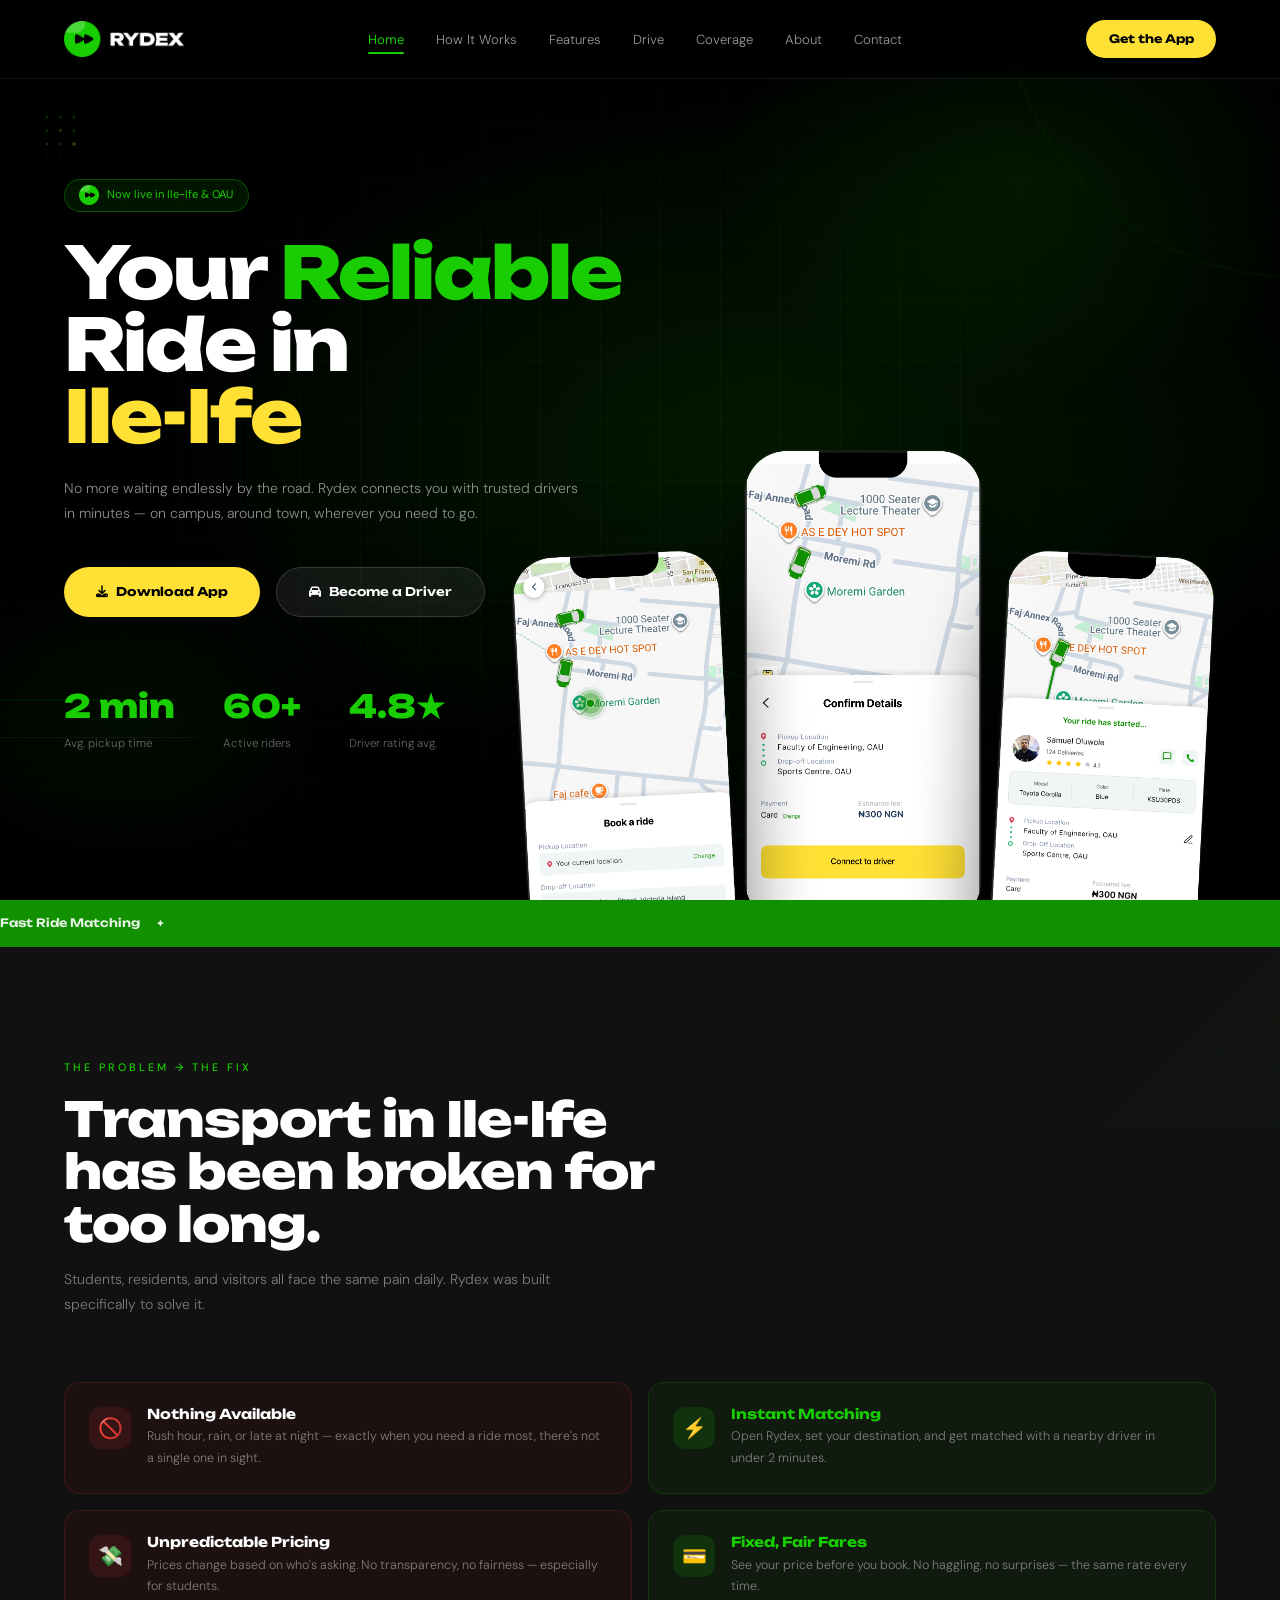
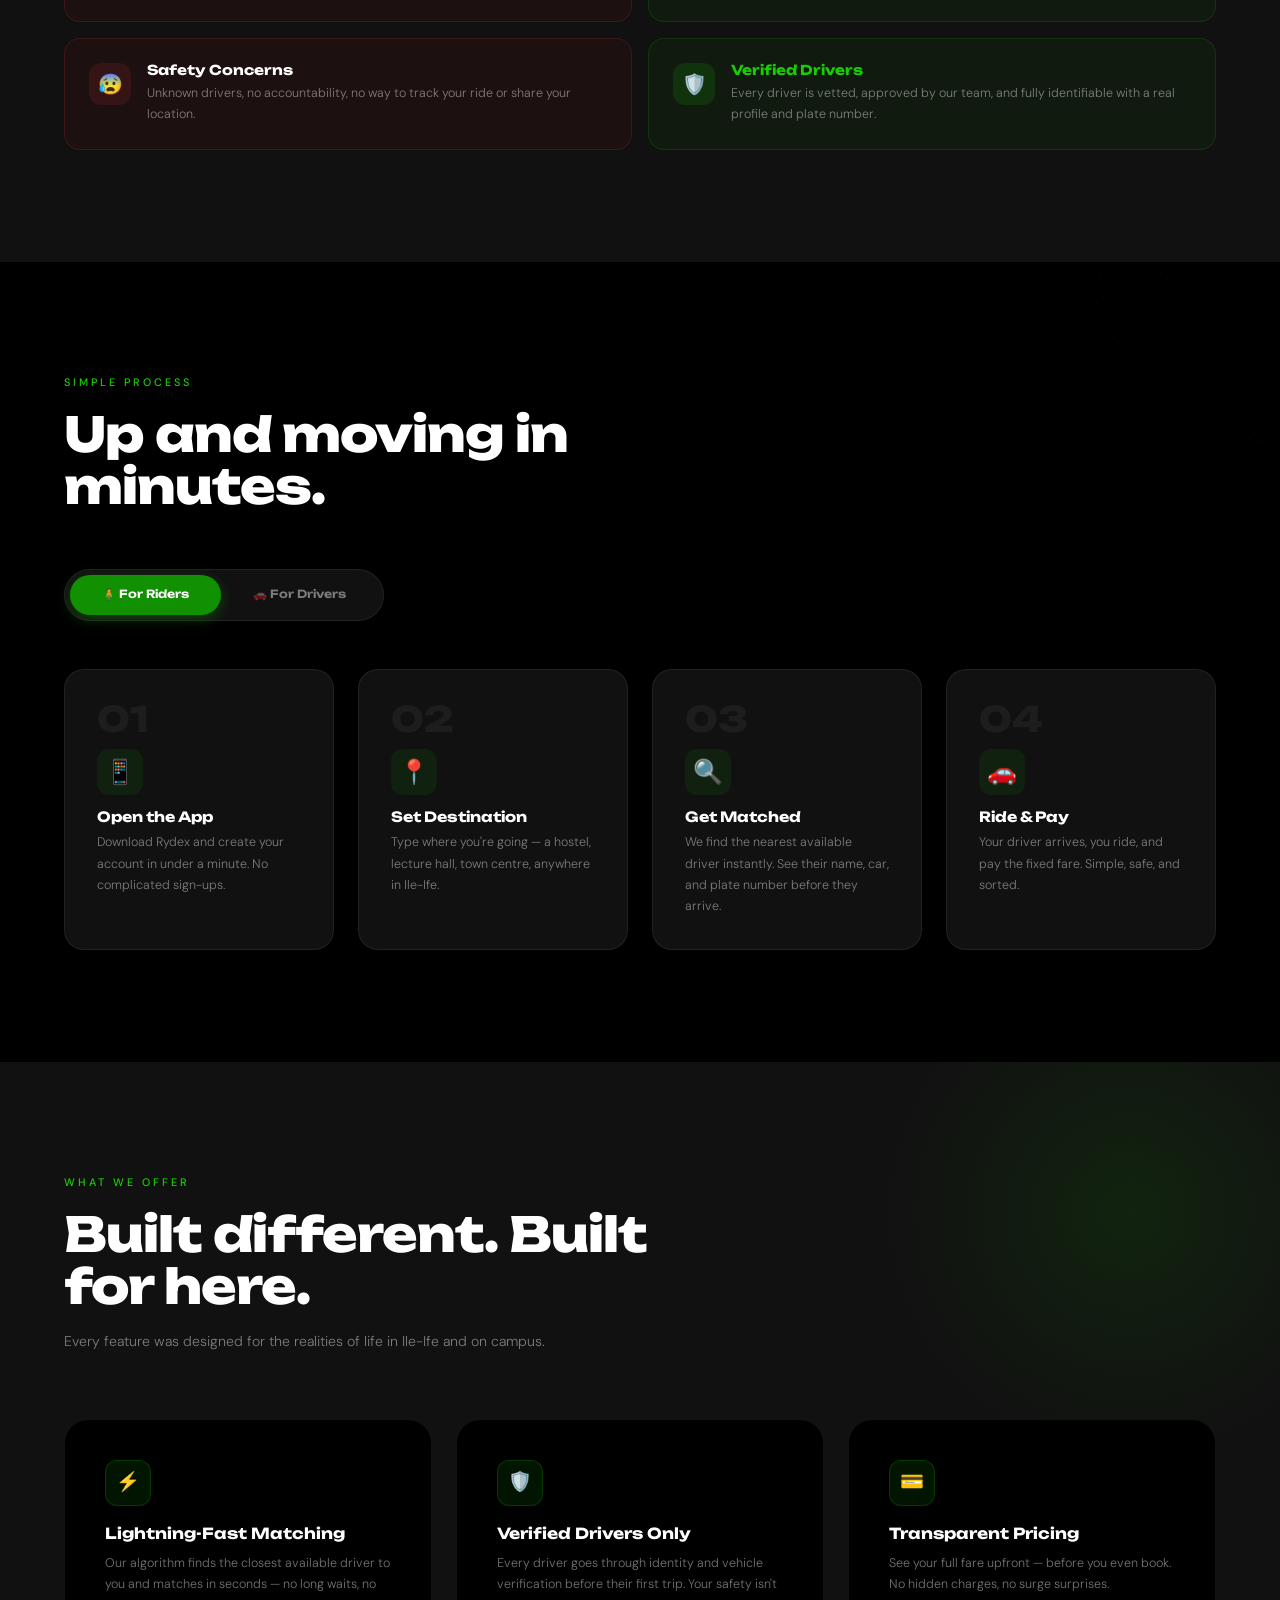
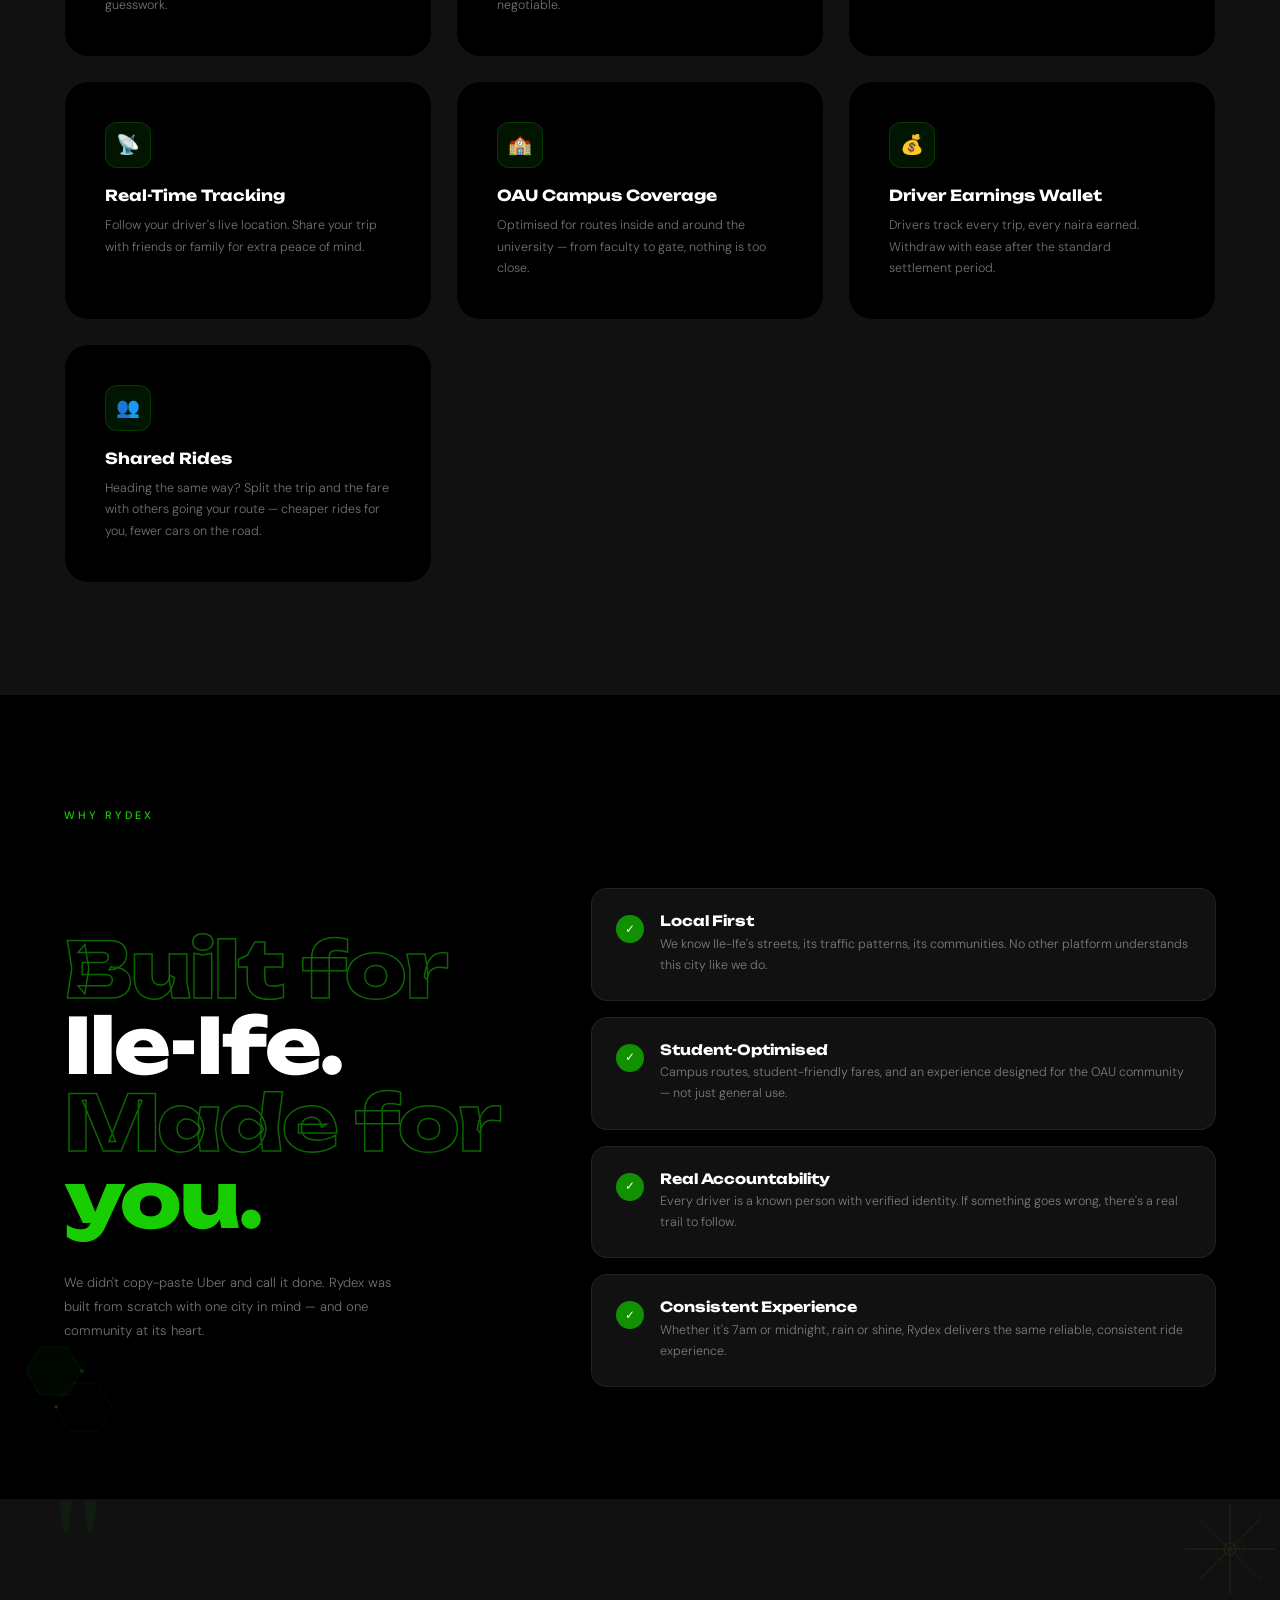
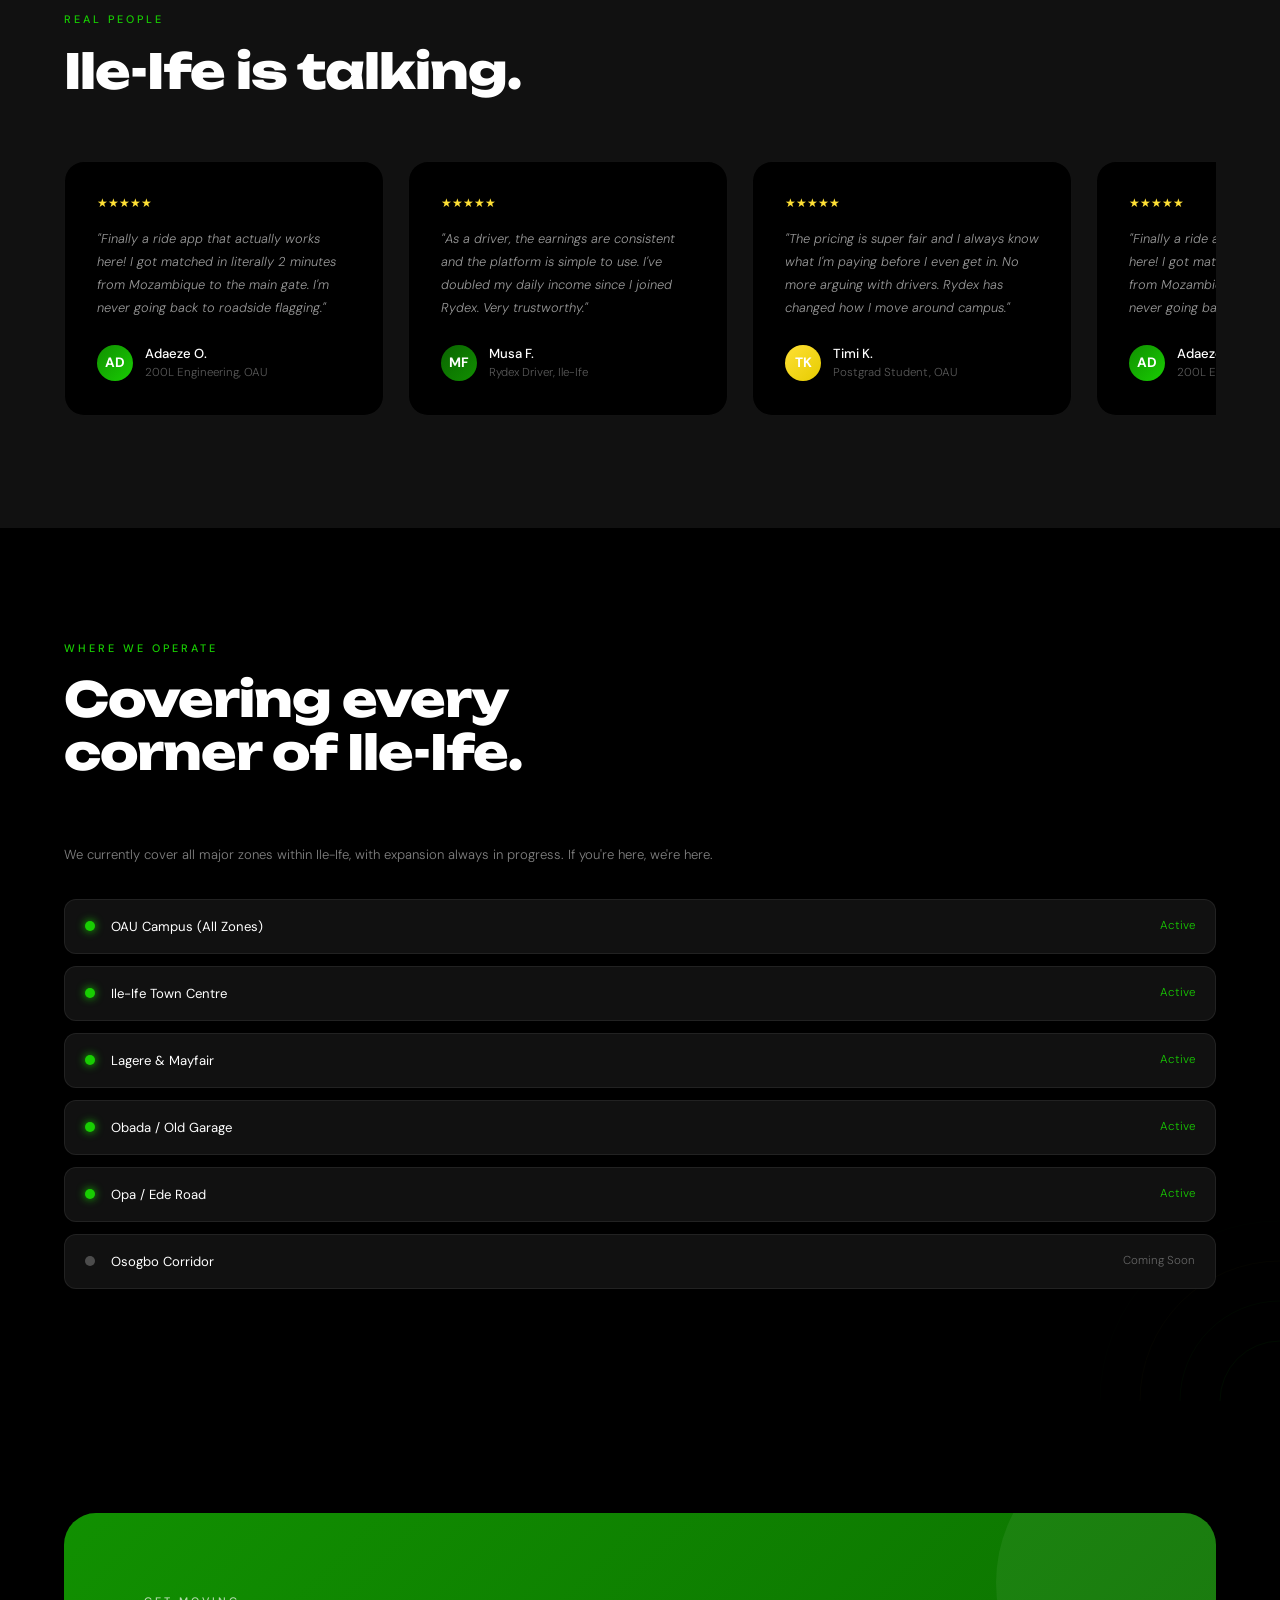
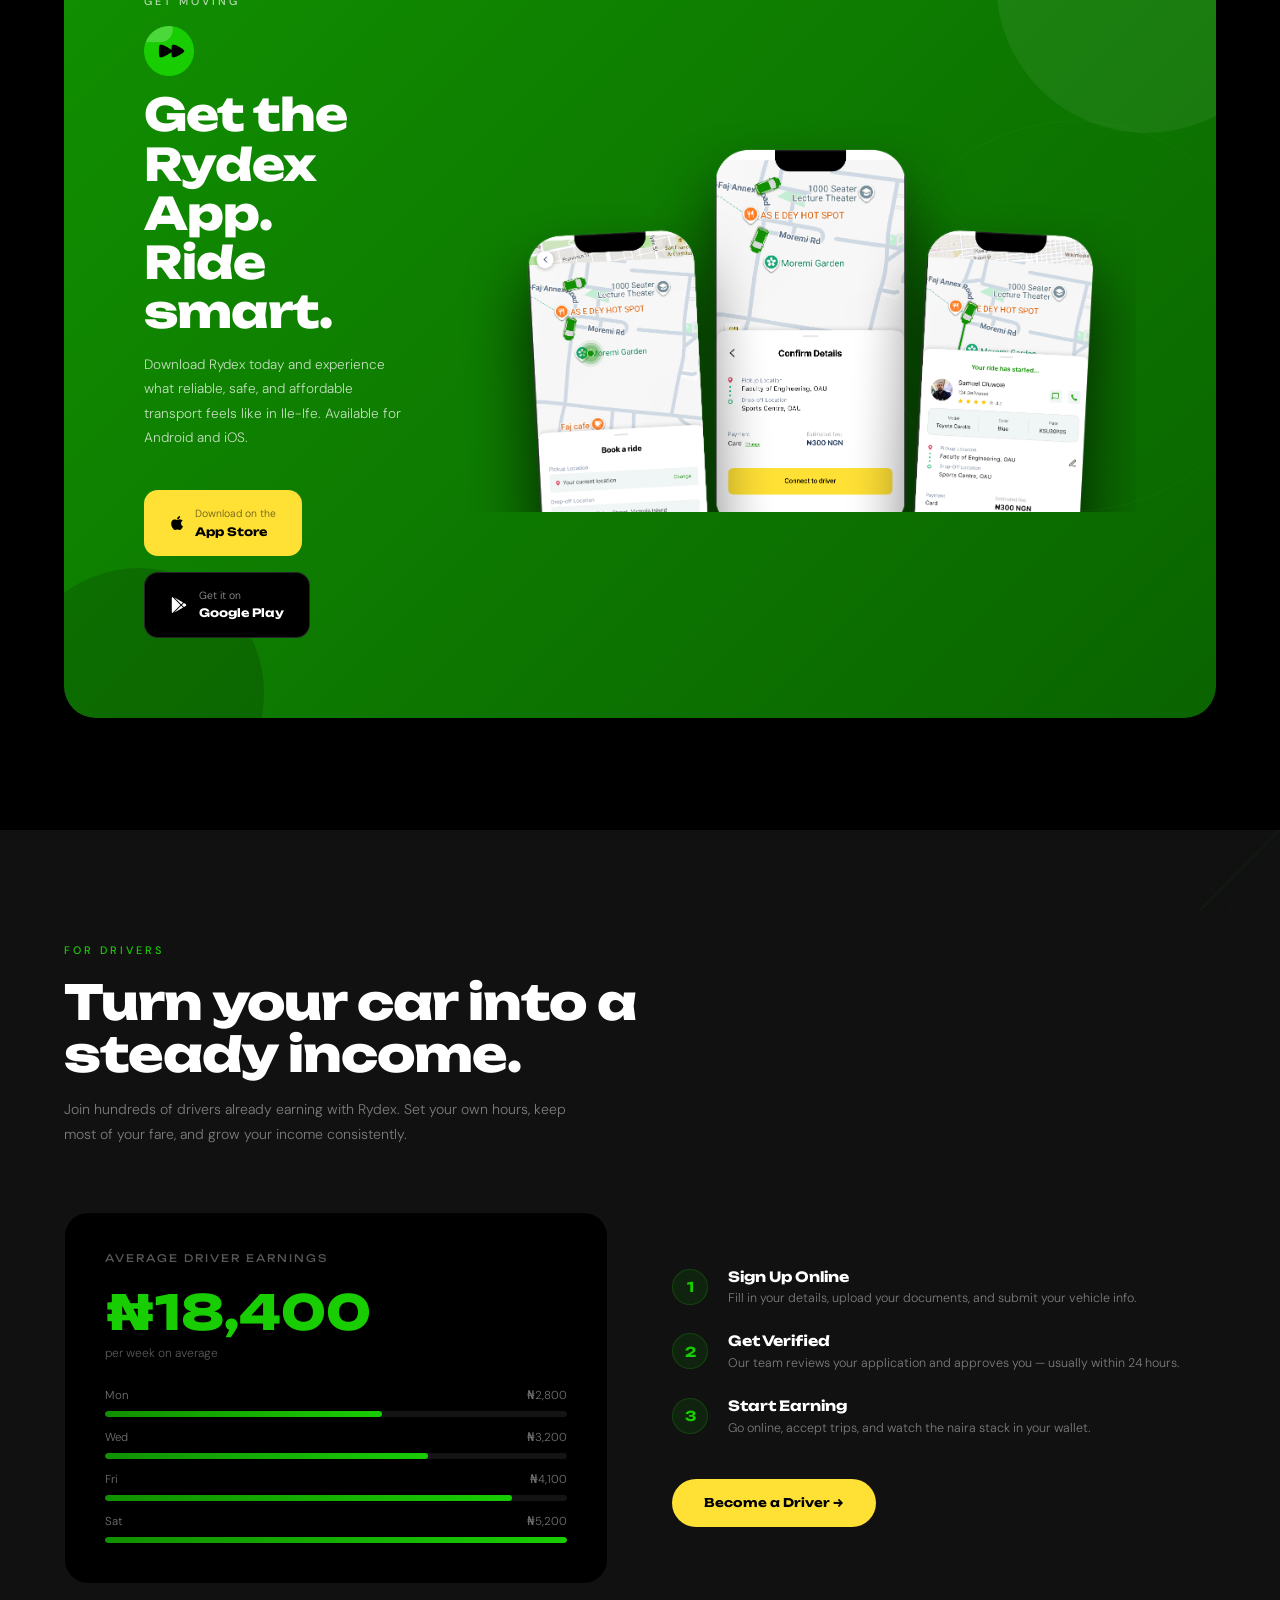
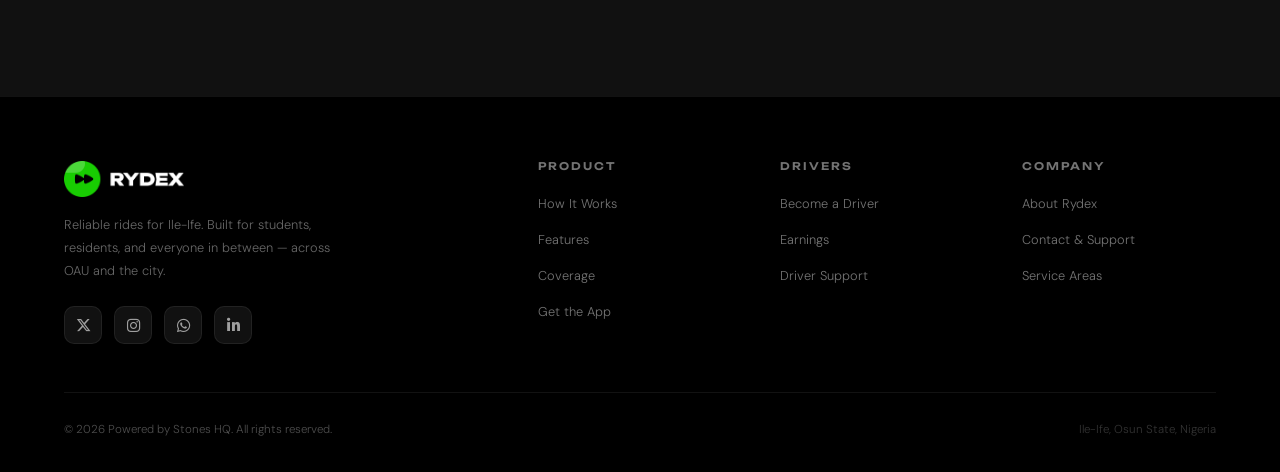
<file: index.html>
<!doctype html>
<html lang="en">
  <head>
    <meta charset="UTF-8" />
    <meta name="viewport" content="width=device-width, initial-scale=1.0" />
    <title>Rydex – Your Reliable Ride in Ile-Ife</title>
    <link rel="preconnect" href="https://fonts.googleapis.com" />
    <link rel="preconnect" href="https://fonts.gstatic.com" crossorigin />
    <link
      href="https://fonts.googleapis.com/css2?family=Unbounded:wght@400;600;700;800;900&family=DM+Sans:ital,wght@0,300;0,400;0,500;1,300&display=swap"
      rel="stylesheet"
    />
    <link rel="stylesheet" href="index.css" />
    <link rel="icon" type="image/png" href="./image/Favicon.png" />
    <link
      rel="stylesheet"
      href="https://cdnjs.cloudflare.com/ajax/libs/font-awesome/6.5.0/css/all.min.css"
    />
  </head>
  <body>
    <!-- NAV -->

    <nav id="navbar">
      <a href="#home" class="nav-logo">
        <img src="./image/logo.png" class="logo" alt="Rydex" />
      </a>
      <ul class="nav-links" id="navLinks">
        <li><a href="#home" class="active">Home</a></li>
        <li><a href="#how">How It Works</a></li>
        <li><a href="#features">Features</a></li>
        <li><a href="#driver">Drive</a></li>
        <li><a href="#coverage">Coverage</a></li>
        <li><a href="about.html">About</a></li>
        <li><a href="contact.html">Contact</a></li>
        <li class="nav-drawer-cta">
          <a href="#download" class="nav-cta">Get the App</a>
        </li>
      </ul>
      <div class="nav-btn">
        <a href="#download" class="nav-cta">Get the App</a>
        <button
          class="nav-toggle"
          id="navToggle"
          aria-label="Toggle menu"
          aria-expanded="false"
          aria-controls="navLinks"
        >
          <span></span><span></span><span></span>
        </button>
      </div>
    </nav>

    <!-- HERO -->
    <section class="hero" id="home">
      <div class="hero-bg"></div>
      <div class="hero-grid-overlay"></div>

      <!-- ═══ HERO SVG DECORATIVES ═══ -->

      <!-- Top-right corner arc ornament -->
      <svg
        class="deco deco-arc-tr"
        viewBox="0 0 320 320"
        fill="none"
        xmlns="http://www.w3.org/2000/svg"
      >
        <circle
          cx="320"
          cy="0"
          r="280"
          stroke="#18CD02"
          stroke-width="0.8"
          opacity="0.12"
        />
        <circle
          cx="320"
          cy="0"
          r="220"
          stroke="#18CD02"
          stroke-width="0.5"
          opacity="0.08"
        />
        <circle
          cx="320"
          cy="0"
          r="160"
          stroke="#FFE035"
          stroke-width="0.5"
          opacity="0.07"
        />
        <circle
          cx="320"
          cy="0"
          r="100"
          stroke="#18CD02"
          stroke-width="0.4"
          opacity="0.1"
        />
      </svg>

      <!-- Bottom-left speed lines -->
      <svg
        class="deco deco-speed-bl"
        viewBox="0 0 200 120"
        fill="none"
        xmlns="http://www.w3.org/2000/svg"
      >
        <line
          x1="0"
          y1="20"
          x2="160"
          y2="20"
          stroke="#18CD02"
          stroke-width="0.8"
          opacity="0.18"
        />
        <line
          x1="0"
          y1="38"
          x2="120"
          y2="38"
          stroke="#18CD02"
          stroke-width="0.5"
          opacity="0.12"
        />
        <line
          x1="0"
          y1="54"
          x2="180"
          y2="54"
          stroke="#FFE035"
          stroke-width="0.6"
          opacity="0.1"
        />
        <line
          x1="0"
          y1="70"
          x2="90"
          y2="70"
          stroke="#18CD02"
          stroke-width="0.4"
          opacity="0.08"
        />
        <line
          x1="0"
          y1="84"
          x2="140"
          y2="84"
          stroke="#18CD02"
          stroke-width="0.5"
          opacity="0.1"
        />
        <line
          x1="0"
          y1="98"
          x2="70"
          y2="98"
          stroke="#FFE035"
          stroke-width="0.4"
          opacity="0.07"
        />
      </svg>

      <!-- Floating dotted grid cluster top-left -->
      <svg
        class="deco deco-dots-tl"
        viewBox="0 0 100 100"
        fill="none"
        xmlns="http://www.w3.org/2000/svg"
      >
        <g opacity="0.25">
          <circle cx="10" cy="10" r="1.5" fill="#18CD02" />
          <circle cx="25" cy="10" r="1.5" fill="#18CD02" />
          <circle cx="40" cy="10" r="1.5" fill="#18CD02" />
          <circle cx="55" cy="10" r="1" fill="#18CD02" opacity="0.5" />
          <circle cx="10" cy="25" r="1.5" fill="#18CD02" />
          <circle cx="25" cy="25" r="1.5" fill="#FFE035" />
          <circle cx="40" cy="25" r="1.5" fill="#18CD02" />
          <circle cx="55" cy="25" r="1" fill="#18CD02" opacity="0.5" />
          <circle cx="10" cy="40" r="1.5" fill="#18CD02" />
          <circle cx="25" cy="40" r="1.5" fill="#18CD02" />
          <circle cx="40" cy="40" r="2" fill="#FFE035" />
          <circle cx="55" cy="40" r="1" fill="#18CD02" opacity="0.5" />
          <circle cx="10" cy="55" r="1" fill="#18CD02" opacity="0.5" />
          <circle cx="25" cy="55" r="1" fill="#18CD02" opacity="0.5" />
          <circle cx="40" cy="55" r="1" fill="#18CD02" opacity="0.5" />
        </g>
      </svg>

      <!-- Small rotated Rydex pill mark watermark (faint) bottom centre -->
      <svg
        class="deco deco-mark-bc"
        viewBox="0 0 72 72"
        fill="none"
        xmlns="http://www.w3.org/2000/svg"
      >
        <circle
          cx="36"
          cy="36"
          r="35"
          stroke="#18CD02"
          stroke-width="0.8"
          opacity="0.1"
        />
        <circle cx="36" cy="36" r="35" fill="#18CD02" fill-opacity="0.03" />
        <line
          x1="22"
          y1="52"
          x2="30"
          y2="20"
          stroke="#18CD02"
          stroke-width="5"
          stroke-linecap="round"
          opacity="0.08"
        />
        <line
          x1="36"
          y1="52"
          x2="44"
          y2="20"
          stroke="#18CD02"
          stroke-width="5"
          stroke-linecap="round"
          opacity="0.08"
        />
        <line
          x1="50"
          y1="52"
          x2="58"
          y2="20"
          stroke="#18CD02"
          stroke-width="3"
          stroke-linecap="round"
          opacity="0.05"
        />
      </svg>
      <div class="hero-content">
        <div class="hero-badge">
          <img src="./image/Favicon.png" class="favicon-hero" alt="" />
          Now live in Ile-Ife &amp; OAU
        </div>
        <h1>
          Your <span class="green">Reliable</span><br />Ride in<br /><span
            class="yellow-text"
            >Ile-Ife</span
          >
        </h1>
        <p class="hero-sub">
          No more waiting endlessly by the road. Rydex connects you with trusted
          drivers in minutes — on campus, around town, wherever you need to go.
        </p>
        <div class="hero-ctas">
          <a href="#download" class="btn-primary"
            ><i class="fa-solid fa-download"></i> Download App</a
          >
          <a href="#driver" class="btn-secondary"
            ><i class="fa-solid fa-car"></i> Become a Driver
          </a>
        </div>
        <div class="hero-stats">
          <div>
            <div class="hero-stat-num">2 min</div>
            <div class="hero-stat-label">Avg. pickup time</div>
          </div>
          <div>
            <div class="hero-stat-num">60+</div>
            <div class="hero-stat-label">Active riders</div>
          </div>
          <div>
            <div class="hero-stat-num">4.8★</div>
            <div class="hero-stat-label">Driver rating avg.</div>
          </div>
        </div>

        <div class="hero-phone-mobile">
          <img src="./image/heroimage.png" alt="" class="hero-image-mobile" />
        </div>
      </div>

      <!-- App Screenshots -->
      <div class="hero-phone">
        <img src="./image/heroimage.png" alt="" class="hero-image" />
      </div>
    </section>

    <!-- TICKER -->
    <div class="ticker">
      <div class="ticker-inner" id="tickerInner">
        <span class="ticker-item">Fast Ride Matching</span>
        <span class="ticker-item">Trusted & Vetted Drivers</span>
        <span class="ticker-item">Transparent Pricing</span>
        <span class="ticker-item">OAU Campus Coverage</span>
        <span class="ticker-item">Real-Time Tracking</span>
        <span class="ticker-item">Safe & Reliable</span>
        <span class="ticker-item">Available Now in Ile-Ife</span>
        <span class="ticker-item">Fast Ride Matching</span>
        <span class="ticker-item">Trusted & Vetted Drivers</span>
        <span class="ticker-item">Transparent Pricing</span>
        <span class="ticker-item">OAU Campus Coverage</span>
        <span class="ticker-item">Real-Time Tracking</span>
        <span class="ticker-item">Safe & Reliable</span>
        <span class="ticker-item">Available Now in Ile-Ife</span>
      </div>
    </div>

    <!-- PROBLEM & SOLUTION -->
    <section class="problem" id="problem">
      <!-- Section corner ornament -->
      <svg
        class="section-deco section-deco-tr"
        viewBox="0 0 180 180"
        fill="none"
        xmlns="http://www.w3.org/2000/svg"
      >
        <path
          d="M180,0 L180,180 L0,180"
          stroke="rgba(24,205,2,0.06)"
          stroke-width="1"
          fill="rgba(24,205,2,0.02)"
        />
        <circle
          cx="180"
          cy="0"
          r="120"
          stroke="rgba(24,205,2,0.05)"
          stroke-width="0.6"
          fill="none"
        />
        <circle
          cx="180"
          cy="0"
          r="70"
          stroke="rgba(255,224,53,0.05)"
          stroke-width="0.6"
          fill="none"
        />
      </svg>
      <div class="section-label">The Problem → The Fix</div>
      <h2 class="section-title reveal">
        Transport in Ile-Ife has been broken for too long.
      </h2>
      <p class="section-sub reveal">
        Students, residents, and visitors all face the same pain daily. Rydex
        was built specifically to solve it.
      </p>
      <div class="problem-grid" style="margin-top: 4rem">
        <div class="problem-cards reveal">
          <div class="problem-card">
            <div class="problem-icon">🚫</div>
            <div>
              <h4>Nothing Available</h4>
              <p>
                Rush hour, rain, or late at night — exactly when you need a ride
                most, there's not a single one in sight.
              </p>
            </div>
          </div>
          <div class="problem-card">
            <div class="problem-icon">💸</div>
            <div>
              <h4>Unpredictable Pricing</h4>
              <p>
                Prices change based on who's asking. No transparency, no
                fairness — especially for students.
              </p>
            </div>
          </div>
          <div class="problem-card">
            <div class="problem-icon">😰</div>
            <div>
              <h4>Safety Concerns</h4>
              <p>
                Unknown drivers, no accountability, no way to track your ride or
                share your location.
              </p>
            </div>
          </div>
        </div>

        <div class="solution-cards reveal">
          <div class="solution-card">
            <div class="solution-icon">⚡</div>
            <div>
              <h4>Instant Matching</h4>
              <p>
                Open Rydex, set your destination, and get matched with a nearby
                driver in under 2 minutes.
              </p>
            </div>
          </div>
          <div class="solution-card">
            <div class="solution-icon">💳</div>
            <div>
              <h4>Fixed, Fair Fares</h4>
              <p>
                See your price before you book. No haggling, no surprises — the
                same rate every time.
              </p>
            </div>
          </div>
          <div class="solution-card">
            <div class="solution-icon">🛡️</div>
            <div>
              <h4>Verified Drivers</h4>
              <p>
                Every driver is vetted, approved by our team, and fully
                identifiable with a real profile and plate number.
              </p>
            </div>
          </div>
        </div>
      </div>
    </section>

    <!-- HOW IT WORKS -->
    <section class="howitworks" id="how">
      <!-- Dotted arc ornament top-right -->
      <svg
        class="section-deco section-deco-tr"
        style="width: 220px; height: 220px; opacity: 0.6"
        viewBox="0 0 220 220"
        fill="none"
        xmlns="http://www.w3.org/2000/svg"
      >
        <circle
          cx="220"
          cy="0"
          r="180"
          stroke="#18CD02"
          stroke-width="0.6"
          stroke-dasharray="4 8"
          opacity="0.15"
        />
        <circle
          cx="220"
          cy="0"
          r="120"
          stroke="#FFE035"
          stroke-width="0.5"
          stroke-dasharray="3 10"
          opacity="0.1"
        />
        <circle
          cx="220"
          cy="0"
          r="60"
          stroke="#18CD02"
          stroke-width="0.4"
          stroke-dasharray="2 8"
          opacity="0.12"
        />
      </svg>
      <div class="section-label">Simple Process</div>
      <h2 class="section-title reveal">Up and moving in minutes.</h2>
      <div class="how-tabs">
        <div class="how-tab active" onclick="switchTab('rider', this)">
          🧍 For Riders
        </div>
        <div class="how-tab" onclick="switchTab('driver', this)">
          🚗 For Drivers
        </div>
      </div>

      <div class="how-steps active" id="rider-steps">
        <div class="how-step reveal">
          <div class="step-num">01</div>
          <div class="step-icon">📱</div>
          <h4>Open the App</h4>
          <p>
            Download Rydex and create your account in under a minute. No
            complicated sign-ups.
          </p>
        </div>
        <div class="how-step reveal">
          <div class="step-num">02</div>
          <div class="step-icon">📍</div>
          <h4>Set Destination</h4>
          <p>
            Type where you're going — a hostel, lecture hall, town centre,
            anywhere in Ile-Ife.
          </p>
        </div>
        <div class="how-step reveal">
          <div class="step-num">03</div>
          <div class="step-icon">🔍</div>
          <h4>Get Matched</h4>
          <p>
            We find the nearest available driver instantly. See their name, car,
            and plate number before they arrive.
          </p>
        </div>
        <div class="how-step reveal">
          <div class="step-num">04</div>
          <div class="step-icon">🚗</div>
          <h4>Ride & Pay</h4>
          <p>
            Your driver arrives, you ride, and pay the fixed fare. Simple, safe,
            and sorted.
          </p>
        </div>
      </div>

      <div class="how-steps" id="driver-steps">
        <div class="how-step reveal">
          <div class="step-num">01</div>
          <div class="step-icon">📝</div>
          <h4>Sign Up</h4>
          <p>
            Create your driver account and submit your personal details, vehicle
            info, and documents.
          </p>
        </div>
        <div class="how-step reveal">
          <div class="step-num">02</div>
          <div class="step-icon">✅</div>
          <h4>Get Approved</h4>
          <p>
            Our team reviews your profile. Once verified, you're officially a
            Rydex driver.
          </p>
        </div>
        <div class="how-step reveal">
          <div class="step-num">03</div>
          <div class="step-icon">🟢</div>
          <h4>Go Online</h4>
          <p>
            Tap the switch to go online and start receiving nearby ride requests
            on your phone.
          </p>
        </div>
        <div class="how-step reveal">
          <div class="step-num">04</div>
          <div class="step-icon">💰</div>
          <h4>Earn Money</h4>
          <p>
            Complete trips, track your earnings in your wallet, and withdraw
            whenever you're ready.
          </p>
        </div>
      </div>
    </section>

    <!-- FEATURES -->
    <section class="features" id="features">
      <div class="features-glow"></div>
      <!-- Diagonal hatching deco bottom-right -->
      <svg
        class="section-deco section-deco-br"
        viewBox="0 0 160 160"
        fill="none"
        xmlns="http://www.w3.org/2000/svg"
      >
        <g opacity="0.12" stroke="#18CD02" stroke-width="0.6">
          <line x1="0" y1="160" x2="160" y2="0" />
          <line x1="20" y1="160" x2="160" y2="20" />
          <line x1="40" y1="160" x2="160" y2="40" />
          <line x1="60" y1="160" x2="160" y2="60" />
          <line x1="80" y1="160" x2="160" y2="80" />
          <line x1="100" y1="160" x2="160" y2="100" />
          <line x1="120" y1="160" x2="160" y2="120" />
          <line x1="140" y1="160" x2="160" y2="140" />
        </g>
      </svg>
      <div class="section-label">What We Offer</div>
      <h2 class="section-title reveal">Built different. Built for here.</h2>
      <p class="section-sub reveal">
        Every feature was designed for the realities of life in Ile-Ife and on
        campus.
      </p>
      <div class="features-grid" style="margin-top: 4rem">
        <div class="feature-card reveal">
          <div class="feature-icon-wrap">⚡</div>
          <h3>Lightning-Fast Matching</h3>
          <p>
            Our algorithm finds the closest available driver to you and matches
            in seconds — no long waits, no guesswork.
          </p>
        </div>
        <div class="feature-card reveal">
          <div class="feature-icon-wrap">🛡️</div>
          <h3>Verified Drivers Only</h3>
          <p>
            Every driver goes through identity and vehicle verification before
            their first trip. Your safety isn't negotiable.
          </p>
        </div>
        <div class="feature-card reveal">
          <div class="feature-icon-wrap">💳</div>
          <h3>Transparent Pricing</h3>
          <p>
            See your full fare upfront — before you even book. No hidden
            charges, no surge surprises.
          </p>
        </div>
        <div class="feature-card reveal">
          <div class="feature-icon-wrap">📡</div>
          <h3>Real-Time Tracking</h3>
          <p>
            Follow your driver's live location. Share your trip with friends or
            family for extra peace of mind.
          </p>
        </div>
        <div class="feature-card reveal">
          <div class="feature-icon-wrap">🏫</div>
          <h3>OAU Campus Coverage</h3>
          <p>
            Optimised for routes inside and around the university — from faculty
            to gate, nothing is too close.
          </p>
        </div>
        <div class="feature-card reveal">
          <div class="feature-icon-wrap">💰</div>
          <h3>Driver Earnings Wallet</h3>
          <p>
            Drivers track every trip, every naira earned. Withdraw with ease
            after the standard settlement period.
          </p>
        </div>
        <div class="feature-card reveal">
          <div class="feature-icon-wrap">👥</div>
          <h3>Shared Rides</h3>
          <p>
            Heading the same way? Split the trip and the fare with others going
            your route — cheaper rides for you, fewer cars on the road.
          </p>
        </div>
      </div>
    </section>

    <!-- WHY RYDEX -->
    <section class="why" id="why">
      <!-- Geometric hex cluster left -->
      <svg
        class="section-deco section-deco-bl"
        viewBox="0 0 140 160"
        fill="none"
        xmlns="http://www.w3.org/2000/svg"
      >
        <polygon
          points="40,8 68,8 82,32 68,56 40,56 26,32"
          stroke="rgba(24,205,2,0.12)"
          stroke-width="0.8"
          fill="rgba(24,205,2,0.03)"
        />
        <polygon
          points="70,44 98,44 112,68 98,92 70,92 56,68"
          stroke="rgba(255,224,53,0.08)"
          stroke-width="0.6"
          fill="none"
        />
        <polygon
          points="10,60 38,60 52,84 38,108 10,108 -4,84"
          stroke="rgba(24,205,2,0.07)"
          stroke-width="0.6"
          fill="none"
        />
        <circle cx="82" cy="32" r="2" fill="#18CD02" opacity="0.2" />
        <circle cx="56" cy="68" r="1.5" fill="#FFE035" opacity="0.2" />
      </svg>
      <div class="section-label">Why Rydex</div>
      <div class="why-grid">
        <div class="reveal">
          <div class="why-big-text">
            <span class="outline-text">Built for</span>
            <span class="filled-text">Ile-Ife.</span>
            <span class="outline-text">Made for</span>
            <span class="filled-text" style="color: var(--green-accent)"
              >you.</span
            >
          </div>
          <p
            style="
              margin-top: 2rem;
              color: rgba(255, 255, 255, 0.45);
              font-size: 0.82rem;
              font-weight: 300;
              line-height: 1.85;
              max-width: 340px;
            "
          >
            We didn't copy-paste Uber and call it done. Rydex was built from
            scratch with one city in mind — and one community at its heart.
          </p>
        </div>
        <div class="why-list reveal">
          <div class="why-item">
            <div class="why-check">✓</div>
            <div>
              <h4>Local First</h4>
              <p>
                We know Ile-Ife's streets, its traffic patterns, its
                communities. No other platform understands this city like we do.
              </p>
            </div>
          </div>
          <div class="why-item">
            <div class="why-check">✓</div>
            <div>
              <h4>Student-Optimised</h4>
              <p>
                Campus routes, student-friendly fares, and an experience
                designed for the OAU community — not just general use.
              </p>
            </div>
          </div>
          <div class="why-item">
            <div class="why-check">✓</div>
            <div>
              <h4>Real Accountability</h4>
              <p>
                Every driver is a known person with verified identity. If
                something goes wrong, there's a real trail to follow.
              </p>
            </div>
          </div>
          <div class="why-item">
            <div class="why-check">✓</div>
            <div>
              <h4>Consistent Experience</h4>
              <p>
                Whether it's 7am or midnight, rain or shine, Rydex delivers the
                same reliable, consistent ride experience.
              </p>
            </div>
          </div>
        </div>
      </div>
    </section>

    <!-- TESTIMONIALS -->
    <section class="testimonials" id="testimonials">
      <!-- Large faint quote mark ornament -->
      <svg
        class="section-deco"
        style="top: -20px; left: 4%; width: 120px; height: 120px; opacity: 0.06"
        viewBox="0 0 100 80"
        fill="none"
        xmlns="http://www.w3.org/2000/svg"
      >
        <text
          x="0"
          y="80"
          font-family="Georgia,serif"
          font-size="110"
          fill="#18CD02"
        >
          "
        </text>
      </svg>
      <!-- Star burst top-right -->
      <svg
        class="section-deco section-deco-tr"
        style="width: 100px; height: 100px; opacity: 0.12"
        viewBox="0 0 100 100"
        fill="none"
        xmlns="http://www.w3.org/2000/svg"
      >
        <line
          x1="50"
          y1="5"
          x2="50"
          y2="95"
          stroke="#FFE035"
          stroke-width="0.8"
        />
        <line
          x1="5"
          y1="50"
          x2="95"
          y2="50"
          stroke="#FFE035"
          stroke-width="0.8"
        />
        <line
          x1="19"
          y1="19"
          x2="81"
          y2="81"
          stroke="#FFE035"
          stroke-width="0.6"
        />
        <line
          x1="81"
          y1="19"
          x2="19"
          y2="81"
          stroke="#FFE035"
          stroke-width="0.6"
        />
        <line
          x1="50"
          y1="5"
          x2="72"
          y2="28"
          stroke="#18CD02"
          stroke-width="0.4"
          opacity="0.6"
        />
        <circle
          cx="50"
          cy="50"
          r="6"
          stroke="#FFE035"
          stroke-width="0.8"
          fill="none"
        />
        <circle
          cx="50"
          cy="50"
          r="14"
          stroke="#FFE035"
          stroke-width="0.4"
          fill="none"
          opacity="0.5"
        />
      </svg>
      <div class="section-label">Real People</div>
      <h2 class="section-title reveal">Ile-Ife is talking.</h2>
      <div class="testi-track-wrap reveal">
        <div class="testi-track">
          <!-- Set 1 -->
          <div class="testi-card">
            <div class="testi-stars">★★★★★</div>
            <p class="testi-text">
              "Finally a ride app that actually works here! I got matched in
              literally 2 minutes from Mozambique to the main gate. I'm never
              going back to roadside flagging."
            </p>
            <div class="testi-author">
              <div
                class="testi-avatar"
                style="background: linear-gradient(135deg, #119001, #18cd02)"
              >
                AD
              </div>
              <div>
                <div class="testi-name">Adaeze O.</div>
                <div class="testi-role">200L Engineering, OAU</div>
              </div>
            </div>
          </div>
          <div class="testi-card">
            <div class="testi-stars">★★★★★</div>
            <p class="testi-text">
              "As a driver, the earnings are consistent and the platform is
              simple to use. I've doubled my daily income since I joined Rydex.
              Very trustworthy."
            </p>
            <div class="testi-author">
              <div
                class="testi-avatar"
                style="background: linear-gradient(135deg, #0a6400, #119001)"
              >
                MF
              </div>
              <div>
                <div class="testi-name">Musa F.</div>
                <div class="testi-role">Rydex Driver, Ile-Ife</div>
              </div>
            </div>
          </div>
          <div class="testi-card">
            <div class="testi-stars">★★★★★</div>
            <p class="testi-text">
              "The pricing is super fair and I always know what I'm paying
              before I even get in. No more arguing with drivers. Rydex has
              changed how I move around campus."
            </p>
            <div class="testi-author">
              <div
                class="testi-avatar"
                style="background: linear-gradient(135deg, #ffe035, #e6cc00)"
              >
                TK
              </div>
              <div>
                <div class="testi-name">Timi K.</div>
                <div class="testi-role">Postgrad Student, OAU</div>
              </div>
            </div>
          </div>
          <!-- Set 2 (duplicate for infinite scroll) -->
          <div class="testi-card">
            <div class="testi-stars">★★★★★</div>
            <p class="testi-text">
              "Finally a ride app that actually works here! I got matched in
              literally 2 minutes from Mozambique to the main gate. I'm never
              going back to roadside flagging."
            </p>
            <div class="testi-author">
              <div
                class="testi-avatar"
                style="background: linear-gradient(135deg, #119001, #18cd02)"
              >
                AD
              </div>
              <div>
                <div class="testi-name">Adaeze O.</div>
                <div class="testi-role">200L Engineering, OAU</div>
              </div>
            </div>
          </div>
          <div class="testi-card">
            <div class="testi-stars">★★★★★</div>
            <p class="testi-text">
              "As a driver, the earnings are consistent and the platform is
              simple to use. I've doubled my daily income since I joined Rydex.
              Very trustworthy."
            </p>
            <div class="testi-author">
              <div
                class="testi-avatar"
                style="background: linear-gradient(135deg, #0a6400, #119001)"
              >
                MF
              </div>
              <div>
                <div class="testi-name">Musa F.</div>
                <div class="testi-role">Rydex Driver, Ile-Ife</div>
              </div>
            </div>
          </div>
          <div class="testi-card">
            <div class="testi-stars">★★★★★</div>
            <p class="testi-text">
              "The pricing is super fair and I always know what I'm paying
              before I even get in. No more arguing with drivers. Rydex has
              changed how I move around campus."
            </p>
            <div class="testi-author">
              <div
                class="testi-avatar"
                style="background: linear-gradient(135deg, #ffe035, #e6cc00)"
              >
                TK
              </div>
              <div>
                <div class="testi-name">Timi K.</div>
                <div class="testi-role">Postgrad Student, OAU</div>
              </div>
            </div>
          </div>
        </div>
      </div>
    </section>

    <!-- COVERAGE -->
    <section class="coverage" id="coverage">
      <!-- Concentric circles ornament, bottom-right -->
      <svg
        class="section-deco section-deco-br"
        style="width: 200px; height: 200px"
        viewBox="0 0 200 200"
        fill="none"
        xmlns="http://www.w3.org/2000/svg"
      >
        <circle
          cx="200"
          cy="200"
          r="60"
          stroke="#18CD02"
          stroke-width="0.6"
          opacity="0.1"
        />
        <circle
          cx="200"
          cy="200"
          r="100"
          stroke="#18CD02"
          stroke-width="0.5"
          opacity="0.07"
        />
        <circle
          cx="200"
          cy="200"
          r="140"
          stroke="#FFE035"
          stroke-width="0.4"
          opacity="0.06"
        />
        <circle
          cx="200"
          cy="200"
          r="180"
          stroke="#18CD02"
          stroke-width="0.4"
          opacity="0.04"
        />
      </svg>
      <div class="section-label">Where We Operate</div>
      <h2 class="section-title reveal">Covering every corner of Ile-Ife.</h2>
      <div class="coverage-inner">
        <div class="reveal">
          <p
            style="
              color: rgba(255, 255, 255, 0.5);
              font-size: 0.82rem;
              font-weight: 300;
              line-height: 1.85;
              margin-bottom: 2rem;
            "
          >
            We currently cover all major zones within Ile-Ife, with expansion
            always in progress. If you're here, we're here.
          </p>
          <div class="coverage-zones">
            <div class="coverage-zone">
              <div class="zone-dot active"></div>
              <span class="zone-name">OAU Campus (All Zones)</span
              ><span class="zone-status active-status">Active</span>
            </div>
            <div class="coverage-zone">
              <div class="zone-dot active"></div>
              <span class="zone-name">Ile-Ife Town Centre</span
              ><span class="zone-status active-status">Active</span>
            </div>
            <div class="coverage-zone">
              <div class="zone-dot active"></div>
              <span class="zone-name">Lagere & Mayfair</span
              ><span class="zone-status active-status">Active</span>
            </div>
            <div class="coverage-zone">
              <div class="zone-dot active"></div>
              <span class="zone-name">Obada / Old Garage</span
              ><span class="zone-status active-status">Active</span>
            </div>
            <div class="coverage-zone">
              <div class="zone-dot active"></div>
              <span class="zone-name">Opa / Ede Road</span
              ><span class="zone-status active-status">Active</span>
            </div>
            <div class="coverage-zone">
              <div class="zone-dot soon"></div>
              <span class="zone-name">Osogbo Corridor</span
              ><span class="zone-status">Coming Soon</span>
            </div>
          </div>
        </div>
      </div>
    </section>

    <!-- DOWNLOAD -->
    <section class="download" id="download">
      <div class="download-inner">
        <!-- decorative large ring behind download card -->
        <svg
          class="section-deco section-deco-download-ring"
          viewBox="0 0 400 400"
          fill="none"
          xmlns="http://www.w3.org/2000/svg"
        >
          <circle
            cx="200"
            cy="200"
            r="195"
            stroke="rgba(255,255,255,0.06)"
            stroke-width="1"
          />
          <circle
            cx="200"
            cy="200"
            r="150"
            stroke="rgba(255,255,255,0.04)"
            stroke-width="0.6"
          />
          <circle
            cx="200"
            cy="200"
            r="100"
            stroke="rgba(255,255,255,0.03)"
            stroke-width="0.4"
          />
        </svg>
        <div class="download-text">
          <div class="section-label" style="color: rgba(255, 255, 255, 0.7)">
            Get Moving
          </div>
          <div
            style="
              display: flex;
              align-items: center;
              gap: 14px;
              margin-bottom: 1rem;
              flex-wrap: wrap;
            "
          >
            <img src="./image/Favicon.png" class="favicon" alt="" />
            <h2 style="margin: 0">Get the Rydex App. Ride smart.</h2>
          </div>
          <p>
            Download Rydex today and experience what reliable, safe, and
            affordable transport feels like in Ile-Ife. Available for Android
            and iOS.
          </p>
          <div class="download-btns">
            <a href="#" class="store-btn yellow-btn">
              <i class="fa-brands fa-apple"></i>
              <div>
                <div class="store-btn-label">Download on the</div>
                <div class="store-btn-name">App Store</div>
              </div>
            </a>
            <a href="#" class="store-btn">
              <i class="fa-brands fa-google-play"></i>
              <div>
                <div class="store-btn-label">Get it on</div>
                <div class="store-btn-name">Google Play</div>
              </div>
            </a>
          </div>
        </div>
        <div class="hero-phone-cta">
          <img src="./image/heroimage.png" alt="" class="hero-image-cta" />
        </div>
      </div>
    </section>

    <!-- DRIVER CTA -->
    <section class="driver-cta" id="driver">
      <!-- Diagonal speed lines top-right -->
      <svg
        class="section-deco section-deco-tr"
        style="width: 200px; height: 200px; opacity: 0.5"
        viewBox="0 0 200 200"
        fill="none"
        xmlns="http://www.w3.org/2000/svg"
      >
        <g stroke="#18CD02" stroke-linecap="round">
          <line
            x1="200"
            y1="0"
            x2="120"
            y2="80"
            stroke-width="1.2"
            opacity="0.15"
          />
          <line
            x1="200"
            y1="30"
            x2="140"
            y2="90"
            stroke-width="0.8"
            opacity="0.1"
          />
          <line
            x1="200"
            y1="60"
            x2="160"
            y2="100"
            stroke-width="0.6"
            opacity="0.08"
          />
        </g>
        <circle
          cx="200"
          cy="0"
          r="90"
          stroke="#FFE035"
          stroke-width="0.5"
          stroke-dasharray="3 9"
          opacity="0.1"
          fill="none"
        />
        <circle
          cx="200"
          cy="0"
          r="50"
          stroke="#18CD02"
          stroke-width="0.4"
          stroke-dasharray="2 7"
          opacity="0.12"
          fill="none"
        />
      </svg>
      <div class="section-label">For Drivers</div>
      <h2 class="section-title reveal">Turn your car into a steady income.</h2>
      <p class="section-sub reveal">
        Join hundreds of drivers already earning with Rydex. Set your own hours,
        keep most of your fare, and grow your income consistently.
      </p>
      <div class="driver-cta-inner">
        <div class="driver-earnings reveal">
          <h4>AVERAGE DRIVER EARNINGS</h4>
          <div class="earning-amount">₦18,400</div>
          <div class="earning-period">per week on average</div>
          <div class="earning-bar-wrap">
            <div class="earning-bar-row">
              <div class="earning-bar-label">
                <span>Mon</span><span>₦2,800</span>
              </div>
              <div class="earning-bar-bg">
                <div class="earning-bar-fill" style="width: 60%"></div>
              </div>
            </div>
            <div class="earning-bar-row">
              <div class="earning-bar-label">
                <span>Wed</span><span>₦3,200</span>
              </div>
              <div class="earning-bar-bg">
                <div class="earning-bar-fill" style="width: 70%"></div>
              </div>
            </div>
            <div class="earning-bar-row">
              <div class="earning-bar-label">
                <span>Fri</span><span>₦4,100</span>
              </div>
              <div class="earning-bar-bg">
                <div class="earning-bar-fill" style="width: 88%"></div>
              </div>
            </div>
            <div class="earning-bar-row">
              <div class="earning-bar-label">
                <span>Sat</span><span>₦5,200</span>
              </div>
              <div class="earning-bar-bg">
                <div class="earning-bar-fill" style="width: 100%"></div>
              </div>
            </div>
          </div>
        </div>
        <div class="reveal">
          <div class="driver-steps">
            <div class="driver-step">
              <div class="driver-step-num">1</div>
              <div>
                <h4>Sign Up Online</h4>
                <p>
                  Fill in your details, upload your documents, and submit your
                  vehicle info.
                </p>
              </div>
            </div>
            <div class="driver-step">
              <div class="driver-step-num">2</div>
              <div>
                <h4>Get Verified</h4>
                <p>
                  Our team reviews your application and approves you — usually
                  within 24 hours.
                </p>
              </div>
            </div>
            <div class="driver-step">
              <div class="driver-step-num">3</div>
              <div>
                <h4>Start Earning</h4>
                <p>
                  Go online, accept trips, and watch the naira stack in your
                  wallet.
                </p>
              </div>
            </div>
          </div>
          <a
            href="#"
            class="btn-primary"
            style="margin-top: 2.5rem; display: inline-flex"
            >Become a Driver →</a
          >
        </div>
      </div>
    </section>

    <!-- FOOTER -->

    <footer class="site-footer">
      <div class="footer-grid">
        <div class="footer-brand">
          <a href="index.html" class="footer-logo-wrap">
            <img src="./image/logo.png" class="footer-logo-img" alt="Rydex" />
          </a>
          <p>
            Reliable rides for Ile-Ife. Built for students, residents, and
            everyone in between — across OAU and the city.
          </p>
          <div class="footer-social">
            <a class="social-icon" href="#" aria-label="X (Twitter)">
              <i class="fa-brands fa-x-twitter"></i>
            </a>
            <a class="social-icon" href="#" aria-label="Instagram">
              <i class="fa-brands fa-instagram"></i>
            </a>
            <a class="social-icon" href="https://wa.me/2348000000000" aria-label="WhatsApp">
              <i class="fa-brands fa-whatsapp"></i>
            </a>
            <a class="social-icon" href="#" aria-label="LinkedIn">
              <i class="fa-brands fa-linkedin-in"></i>
            </a>
          </div>
        </div>

        <div class="footer-col">
          <h4>Product</h4>
          <ul class="footer-links">
            <li><a href="#how">How It Works</a></li>
            <li><a href="#features">Features</a></li>
            <li><a href="#coverage">Coverage</a></li>
            <li><a href="#download">Get the App</a></li>
          </ul>
        </div>

        <div class="footer-col">
          <h4>Drivers</h4>
          <ul class="footer-links">
            <li><a href="#driver">Become a Driver</a></li>
            <li><a href="#driver">Earnings</a></li>
            <li><a href="contact.html">Driver Support</a></li>
          </ul>
        </div>

        <div class="footer-col">
          <h4>Company</h4>
          <ul class="footer-links">
            <li><a href="about.html">About Rydex</a></li>
            <li><a href="contact.html">Contact & Support</a></li>
            <li><a href="#coverage">Service Areas</a></li>
          </ul>
        </div>
      </div>

      <div class="footer-bottom">
        <p class="footer-copy">
          © 2026 Powered by Stones HQ. All rights reserved.
        </p>
        <p class="footer-loc">Ile-Ife, Osun State, Nigeria</p>
      </div>
    </footer>
    <script src="index.js"></script>
  </body>
</html>
<!doctype html>
</file>
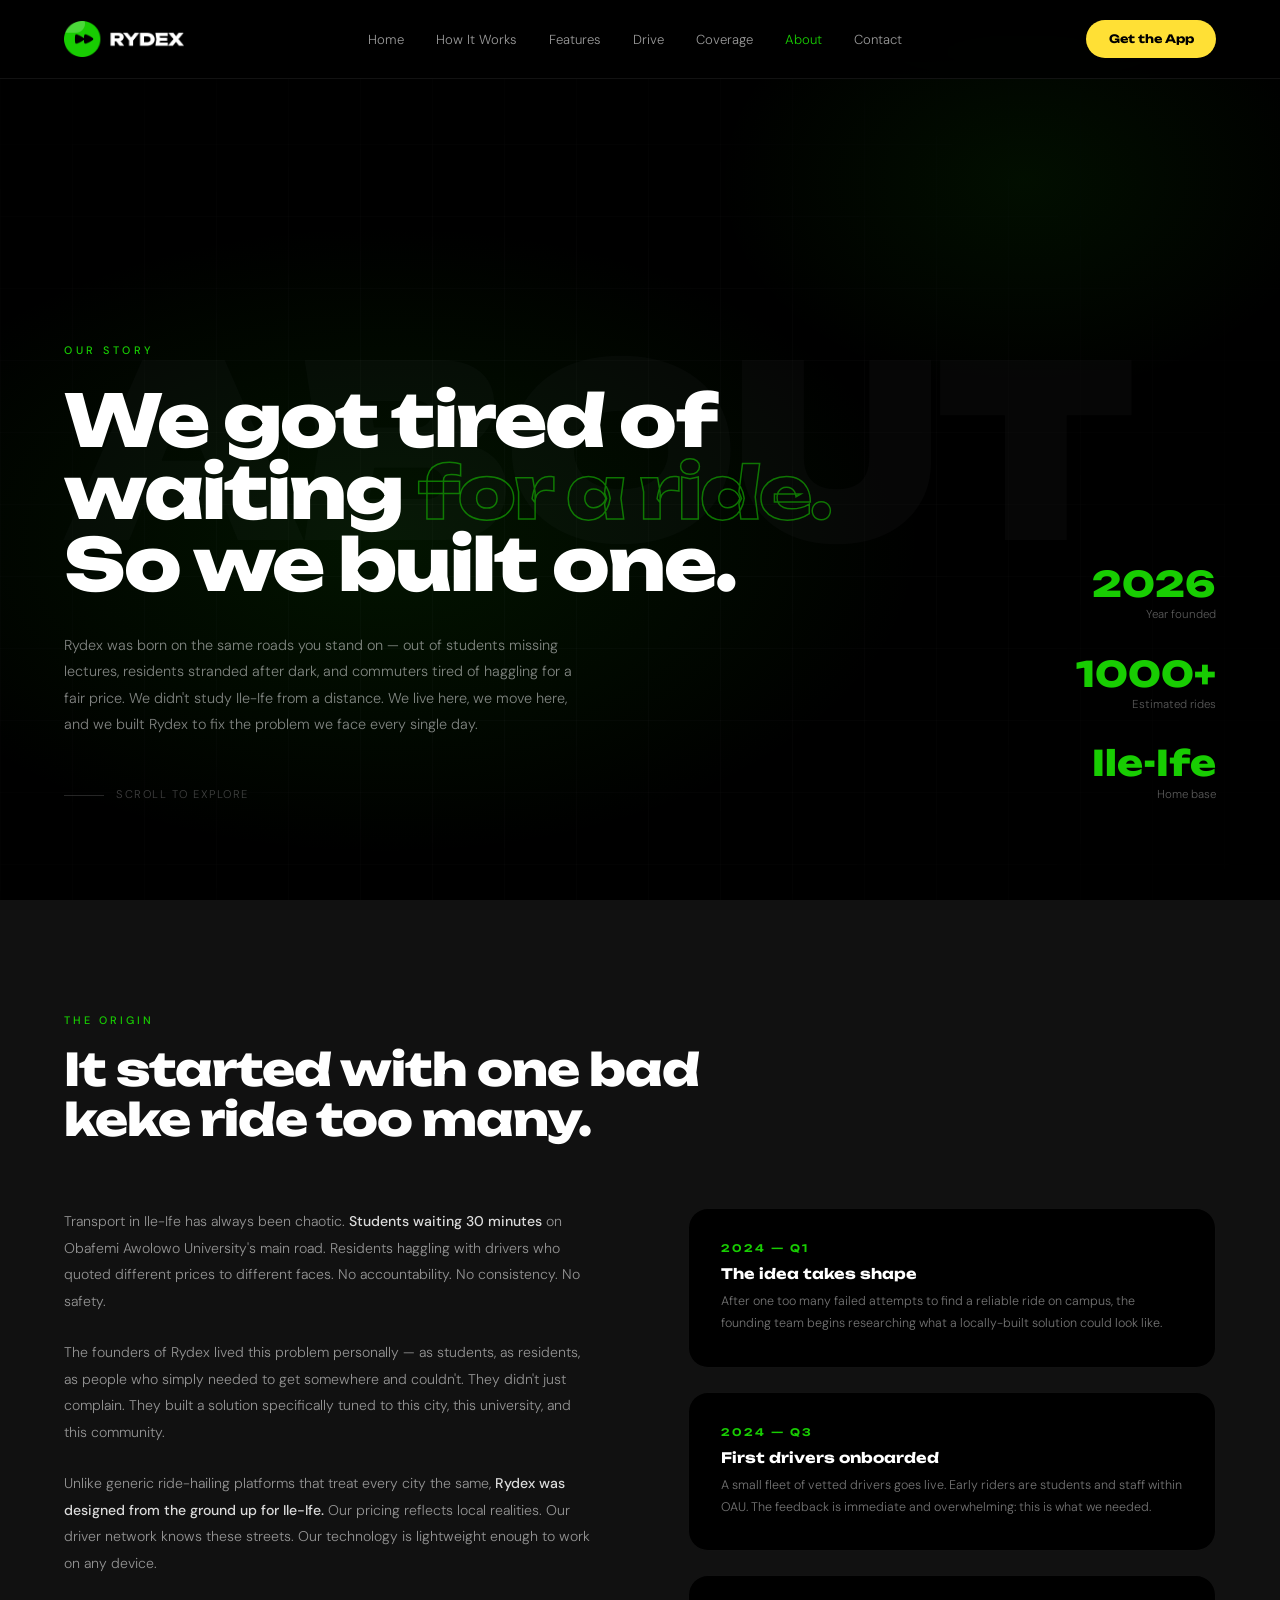
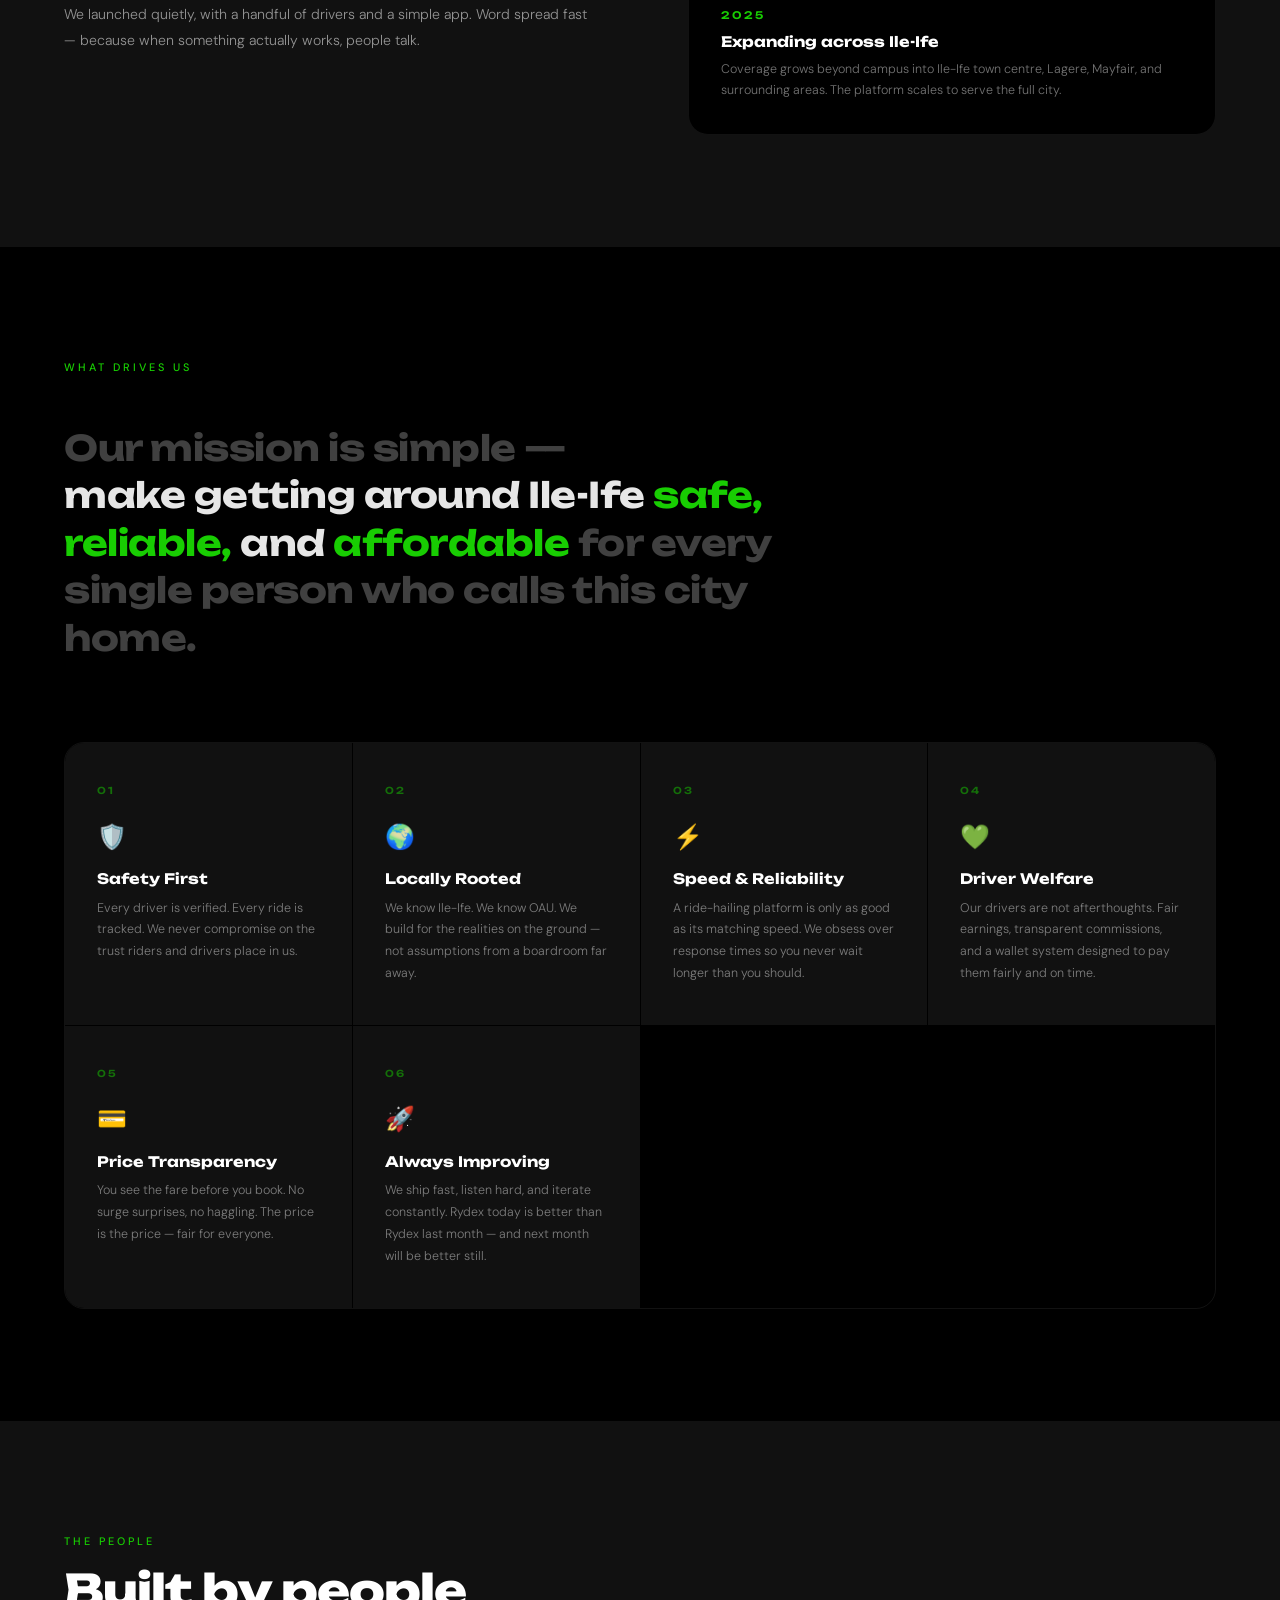
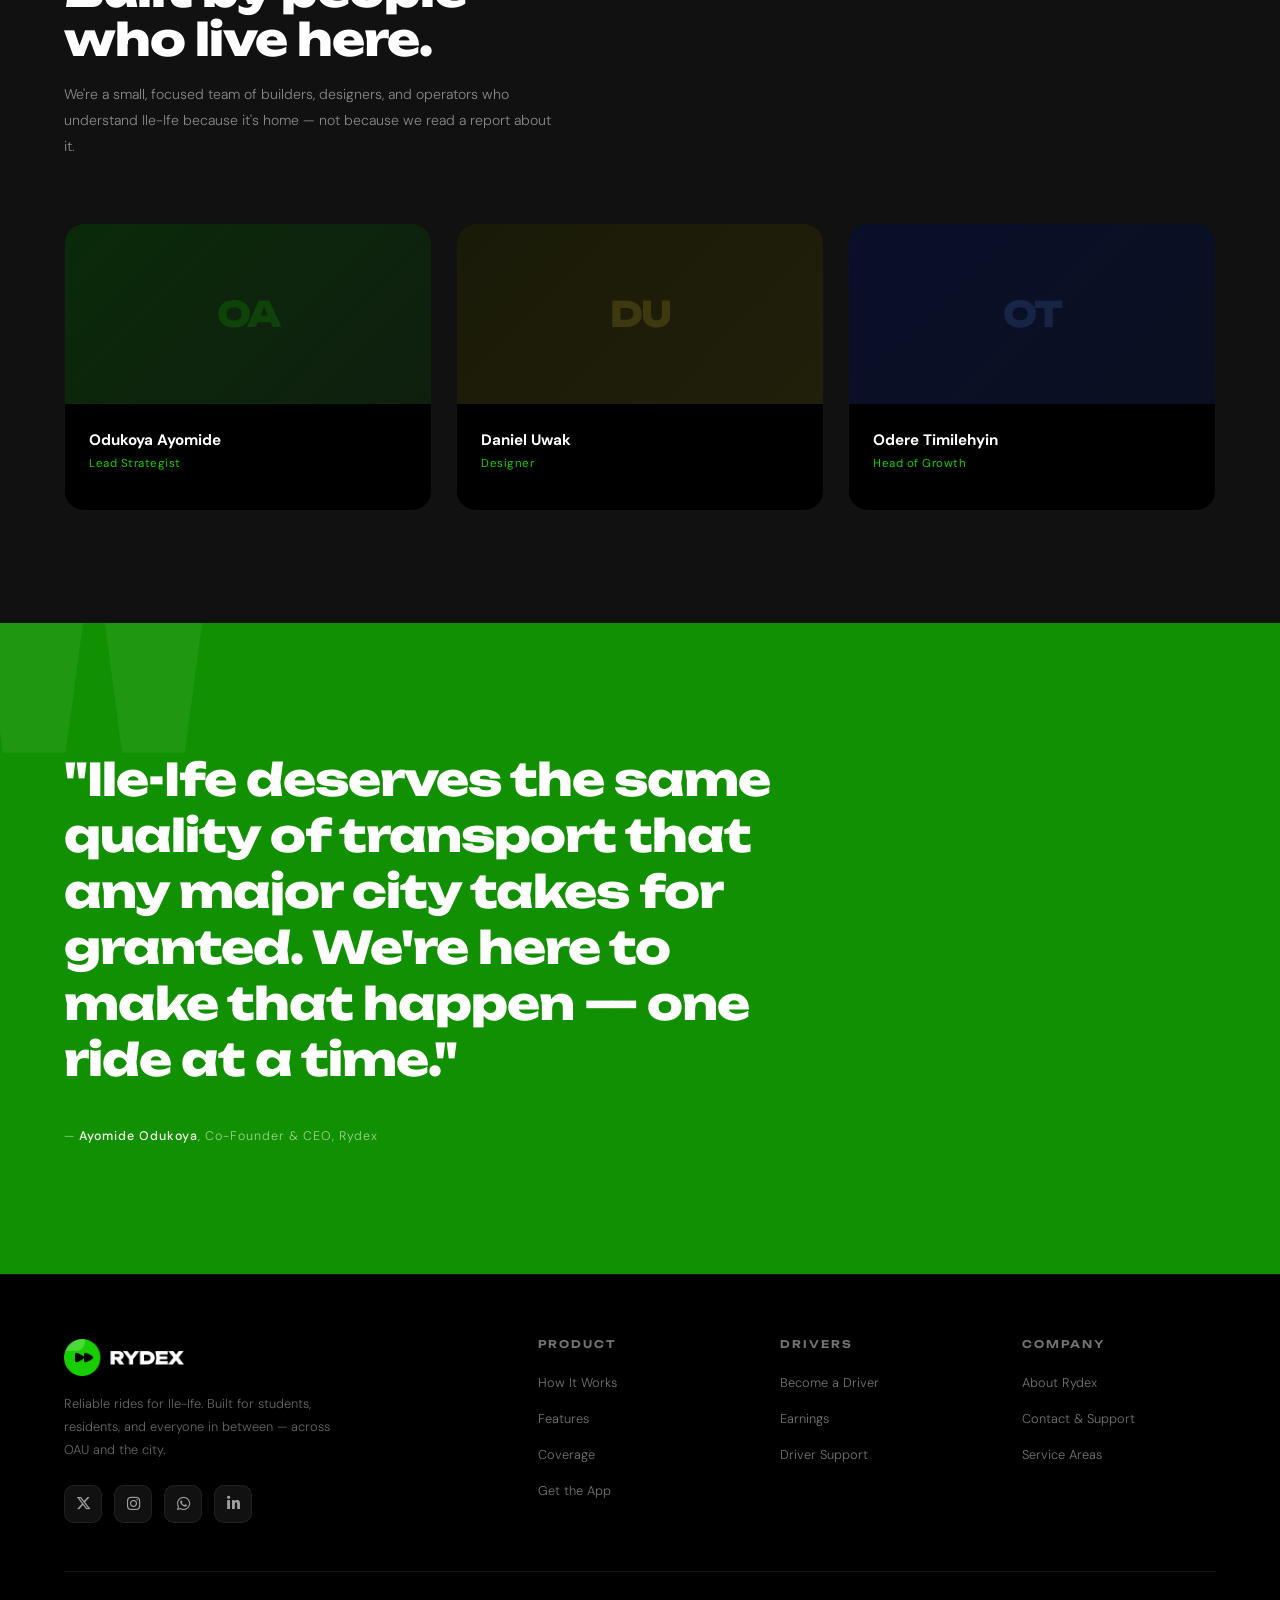
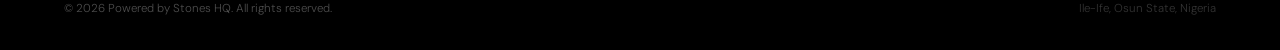
<file: about.html>
<!doctype html>
<html lang="en">
  <head>
    <meta charset="UTF-8" />
    <meta name="viewport" content="width=device-width, initial-scale=1.0" />
    <title>About Us – Rydex</title>
    <link rel="preconnect" href="https://fonts.googleapis.com" />
    <link rel="preconnect" href="https://fonts.gstatic.com" crossorigin />
    <link
      href="https://fonts.googleapis.com/css2?family=Unbounded:wght@400;600;700;800;900&family=DM+Sans:ital,wght@0,300;0,400;0,500;1,300&display=swap"
      rel="stylesheet"
    />
    <link rel="stylesheet" href="about.css" />
    <link rel="icon" type="image/png" href="./image/Favicon.png" />
    <link
      rel="stylesheet"
      href="https://cdnjs.cloudflare.com/ajax/libs/font-awesome/6.5.0/css/all.min.css"
    />
  </head>
  <body>
    <!-- NAV -->
    <nav id="navbar">
      <a href="index.html" class="nav-logo">
        <img src="./image/logo.png" class="logo" alt="Rydex" />
      </a>
      <ul class="nav-links" id="navLinks">
        <li><a href="index.html">Home</a></li>
        <li><a href="index.html#how">How It Works</a></li>
        <li><a href="index.html#features">Features</a></li>
        <li><a href="index.html#driver">Drive</a></li>
        <li><a href="index.html#coverage">Coverage</a></li>
        <li><a href="#" class="active">About</a></li>
        <li><a href="contact.html">Contact</a></li>
        <li class="nav-drawer-cta">
          <a href="index.html#download" class="nav-cta">Get the App</a>
        </li>
      </ul>
      <div class="nav-btn">
        <a href="index.html#download" class="nav-cta">Get the App</a>
        <button
          class="nav-toggle"
          id="navToggle"
          aria-label="Toggle menu"
          aria-expanded="false"
          aria-controls="navLinks"
        >
          <span></span><span></span><span></span>
        </button>
      </div>
    </nav>

    <!-- HERO -->
    <section class="about-hero">
      <div class="hero-bg-about"></div>
      <div class="hero-grid"></div>
      <div class="hero-word">ABOUT</div>

      <div class="about-hero-content">
        <div class="about-eyebrow">Our Story</div>
        <h1>
          We got tired of<br />
          waiting <em>for a ride.</em><br />
          So we built one.
        </h1>
        <p class="about-hero-sub">
          Rydex was born on the same roads you stand on — out of students
          missing lectures, residents stranded after dark, and commuters tired
          of haggling for a fair price. We didn't study Ile-Ife from a distance.
          We live here, we move here, and we built Rydex to fix the problem we
          face every single day.
        </p>
        <div class="hero-scroll-hint">
          <span class="hero-scroll-line"></span>
          Scroll to explore
        </div>
      </div>

      <div class="about-hero-stats">
        <div class="hero-stat">
          <div class="hero-stat-n">2026</div>
          <div class="hero-stat-l">Year founded</div>
        </div>
        <div class="hero-stat">
          <div class="hero-stat-n">1000+</div>
          <div class="hero-stat-l">Estimated rides</div>
        </div>
        <div class="hero-stat">
          <div class="hero-stat-n">Ile-Ife</div>
          <div class="hero-stat-l">Home base</div>
        </div>
      </div>
    </section>

    <!-- STORY -->
    <section class="story">
      <div class="label reveal">The Origin</div>
      <h2 class="section-h reveal">
        It started with one bad<br />keke ride too many.
      </h2>
      <div class="story-grid">
        <div class="story-body reveal">
          <p>
            Transport in Ile-Ife has always been chaotic.
            <strong>Students waiting 30 minutes</strong> on Obafemi Awolowo
            University's main road. Residents haggling with drivers who quoted
            different prices to different faces. No accountability. No
            consistency. No safety.
          </p>
          <p>
            The founders of Rydex lived this problem personally — as students,
            as residents, as people who simply needed to get somewhere and
            couldn't. They didn't just complain. They built a solution
            specifically tuned to this city, this university, and this
            community.
          </p>
          <p>
            Unlike generic ride-hailing platforms that treat every city the
            same,
            <strong>Rydex was designed from the ground up for Ile-Ife.</strong>
            Our pricing reflects local realities. Our driver network knows these
            streets. Our technology is lightweight enough to work on any device.
          </p>
          <p>
            We launched quietly, with a handful of drivers and a simple app.
            Word spread fast — because when something actually works, people
            talk.
          </p>
        </div>
        <div class="story-aside reveal">
          <div class="story-card">
            <div class="story-card-year">2024 — Q1</div>
            <h4>The idea takes shape</h4>
            <p>
              After one too many failed attempts to find a reliable ride on
              campus, the founding team begins researching what a locally-built
              solution could look like.
            </p>
          </div>
          <div class="story-card">
            <div class="story-card-year">2024 — Q3</div>
            <h4>First drivers onboarded</h4>
            <p>
              A small fleet of vetted drivers goes live. Early riders are
              students and staff within OAU. The feedback is immediate and
              overwhelming: this is what we needed.
            </p>
          </div>
          <div class="story-card">
            <div class="story-card-year">2025</div>
            <h4>Expanding across Ile-Ife</h4>
            <p>
              Coverage grows beyond campus into Ile-Ife town centre, Lagere,
              Mayfair, and surrounding areas. The platform scales to serve the
              full city.
            </p>
          </div>
        </div>
      </div>
    </section>

    <!-- MISSION & VALUES -->
    <section class="mission">
      <div class="label reveal">What Drives Us</div>
      <div class="mission-statement reveal">
        <span class="dim">Our mission is simple —</span><br />
        make getting around Ile-Ife
        <span class="accent">safe, reliable,</span> and
        <span class="accent">affordable</span>
        <span class="dim"
          >for every single person who calls this city home.</span
        >
      </div>

      <div class="values-grid">
        <div class="value-item reveal">
          <div class="value-bar"></div>
          <div class="value-num">01</div>
          <span class="value-icon">🛡️</span>
          <h4>Safety First</h4>
          <p>
            Every driver is verified. Every ride is tracked. We never compromise
            on the trust riders and drivers place in us.
          </p>
        </div>
        <div class="value-item reveal">
          <div class="value-bar"></div>
          <div class="value-num">02</div>
          <span class="value-icon">🌍</span>
          <h4>Locally Rooted</h4>
          <p>
            We know Ile-Ife. We know OAU. We build for the realities on the
            ground — not assumptions from a boardroom far away.
          </p>
        </div>
        <div class="value-item reveal">
          <div class="value-bar"></div>
          <div class="value-num">03</div>
          <span class="value-icon">⚡</span>
          <h4>Speed & Reliability</h4>
          <p>
            A ride-hailing platform is only as good as its matching speed. We
            obsess over response times so you never wait longer than you should.
          </p>
        </div>
        <div class="value-item reveal">
          <div class="value-bar"></div>
          <div class="value-num">04</div>
          <span class="value-icon">💚</span>
          <h4>Driver Welfare</h4>
          <p>
            Our drivers are not afterthoughts. Fair earnings, transparent
            commissions, and a wallet system designed to pay them fairly and on
            time.
          </p>
        </div>
        <div class="value-item reveal">
          <div class="value-bar"></div>
          <div class="value-num">05</div>
          <span class="value-icon">💳</span>
          <h4>Price Transparency</h4>
          <p>
            You see the fare before you book. No surge surprises, no haggling.
            The price is the price — fair for everyone.
          </p>
        </div>
        <div class="value-item reveal">
          <div class="value-bar"></div>
          <div class="value-num">06</div>
          <span class="value-icon">🚀</span>
          <h4>Always Improving</h4>
          <p>
            We ship fast, listen hard, and iterate constantly. Rydex today is
            better than Rydex last month — and next month will be better still.
          </p>
        </div>
      </div>
    </section>

    <!-- TEAM -->
    <section class="team">
      <div class="label reveal">The People</div>
      <h2 class="section-h reveal">Built by people<br />who live here.</h2>
      <p class="team-intro reveal">
        We're a small, focused team of builders, designers, and operators who
        understand Ile-Ife because it's home — not because we read a report
        about it.
      </p>
      <div class="team-grid">
        <div class="team-card reveal">
          <div class="team-card-img">
            <div
              class="team-avatar-bg"
              style="background: linear-gradient(135deg, #0a2a0a, #0f1f0f)"
            ></div>
            <div class="team-initials" style="color: rgba(24, 205, 2, 0.18)">
              OA
            </div>
          </div>
          <div class="team-card-body">
            <div class="team-name">Odukoya Ayomide</div>
            <div class="team-role">Lead Strategist</div>
          </div>
        </div>

        <div class="team-card reveal">
          <div class="team-card-img">
            <div
              class="team-avatar-bg"
              style="background: linear-gradient(135deg, #1a1a08, #1f1f0a)"
            ></div>
            <div class="team-initials" style="color: rgba(255, 224, 53, 0.15)">
              DU
            </div>
          </div>
          <div class="team-card-body">
            <div class="team-name">Daniel Uwak</div>
            <div class="team-role">Designer</div>
          </div>
        </div>

        <div class="team-card reveal">
          <div class="team-card-img">
            <div
              class="team-avatar-bg"
              style="background: linear-gradient(135deg, #0a0f2a, #0a1020)"
            ></div>
            <div class="team-initials" style="color: rgba(100, 160, 255, 0.15)">
              OT
            </div>
          </div>
          <div class="team-card-body">
            <div class="team-name">Odere Timilehyin</div>
            <div class="team-role">Head of Growth</div>
          </div>
        </div>
      </div>
    </section>

    <!-- MANIFESTO PULL QUOTE -->
    <section class="manifesto">
      <p class="manifesto-q reveal">
        "Ile-Ife deserves the same quality of transport that any major city
        takes for granted. We're here to make that happen — one ride at a time."
      </p>
      <p class="manifesto-source reveal">
        — <strong>Ayomide Odukoya</strong>, Co-Founder & CEO, Rydex
      </p>
    </section>

    <!-- JOIN / CTA -->
    <!-- <section class="join">
      <div class="join-inner">
        <div class="reveal">
          <div class="label">Join the Mission</div>
          <h2>We're just<br />getting started.</h2>
          <p>
            Whether you want to ride, drive, or help build — there's a place for
            you in the Rydex story. We're always looking for people who care
            about Ile-Ife as much as we do.
          </p>
          <div class="join-btns">
            <a href="index.html#download" class="btn-primary"
              >Download the App</a
            >
            <a href="index.html#driver" class="btn-secondary"
              >Become a Driver</a
            >
          </div>
        </div>
        <div class="join-aside reveal">
          <p
            style="
              font-size: 0.72rem;
              font-weight: 500;
              letter-spacing: 2px;
              color: rgba(255, 255, 255, 0.3);
              text-transform: uppercase;
              margin-bottom: 0.5rem;
            "
          >
            Open Roles
          </p>
          <a href="#" class="open-role">
            <div class="role-info">
              <h4>Driver Partner</h4>
              <span>Ile-Ife · Flexible hours</span>
            </div>
            <span class="role-tag">Ongoing</span>
          </a>
          <a href="#" class="open-role">
            <div class="role-info">
              <h4>Mobile Developer</h4>
              <span>Remote / Ile-Ife · Full-time</span>
            </div>
            <span class="role-tag">Open</span>
          </a>
          <a href="#" class="open-role">
            <div class="role-info">
              <h4>Operations Coordinator</h4>
              <span>Ile-Ife · Full-time</span>
            </div>
            <span class="role-tag">Open</span>
          </a>
          <a href="#" class="open-role">
            <div class="role-info">
              <h4>Community Manager</h4>
              <span>Ile-Ife · Part-time</span>
            </div>
            <span class="role-tag">Open</span>
          </a>
        </div>
      </div>
    </section> -->

    <!-- FOOTER -->
    <footer class="site-footer">
      <div class="footer-grid">
        <div class="footer-brand">
          <a href="index.html" class="footer-logo-wrap">
            <img src="./image/logo.png" class="footer-logo-img" alt="Rydex" />
          </a>
          <p>
            Reliable rides for Ile-Ife. Built for students, residents, and
            everyone in between — across OAU and the city.
          </p>
          <div class="footer-social">
            <a class="social-icon" href="#" aria-label="X (Twitter)">
              <i class="fa-brands fa-x-twitter"></i>
            </a>
            <a class="social-icon" href="#" aria-label="Instagram">
              <i class="fa-brands fa-instagram"></i>
            </a>
            <a class="social-icon" href="https://wa.me/2348000000000" aria-label="WhatsApp">
              <i class="fa-brands fa-whatsapp"></i>
            </a>
            <a class="social-icon" href="#" aria-label="LinkedIn">
              <i class="fa-brands fa-linkedin-in"></i>
            </a>
          </div>
        </div>

        <div class="footer-col">
          <h4>Product</h4>
          <ul class="footer-links">
            <li><a href="index.html#how">How It Works</a></li>
            <li><a href="index.html#features">Features</a></li>
            <li><a href="index.html#coverage">Coverage</a></li>
            <li><a href="index.html#download">Get the App</a></li>
          </ul>
        </div>

        <div class="footer-col">
          <h4>Drivers</h4>
          <ul class="footer-links">
            <li><a href="index.html#driver">Become a Driver</a></li>
            <li><a href="index.html#driver">Earnings</a></li>
            <li><a href="contact.html">Driver Support</a></li>
          </ul>
        </div>

        <div class="footer-col">
          <h4>Company</h4>
          <ul class="footer-links">
            <li><a href="about.html">About Rydex</a></li>
            <li><a href="contact.html">Contact & Support</a></li>
            <li><a href="index.html#coverage">Service Areas</a></li>
          </ul>
        </div>
      </div>

      <div class="footer-bottom">
        <p class="footer-copy">
          © 2026 Powered by Stones HQ. All rights reserved.
        </p>
        <p class="footer-loc">Ile-Ife, Osun State, Nigeria</p>
      </div>
    </footer>
    <script src="about.js"></script>
  </body>
</html>
</file>
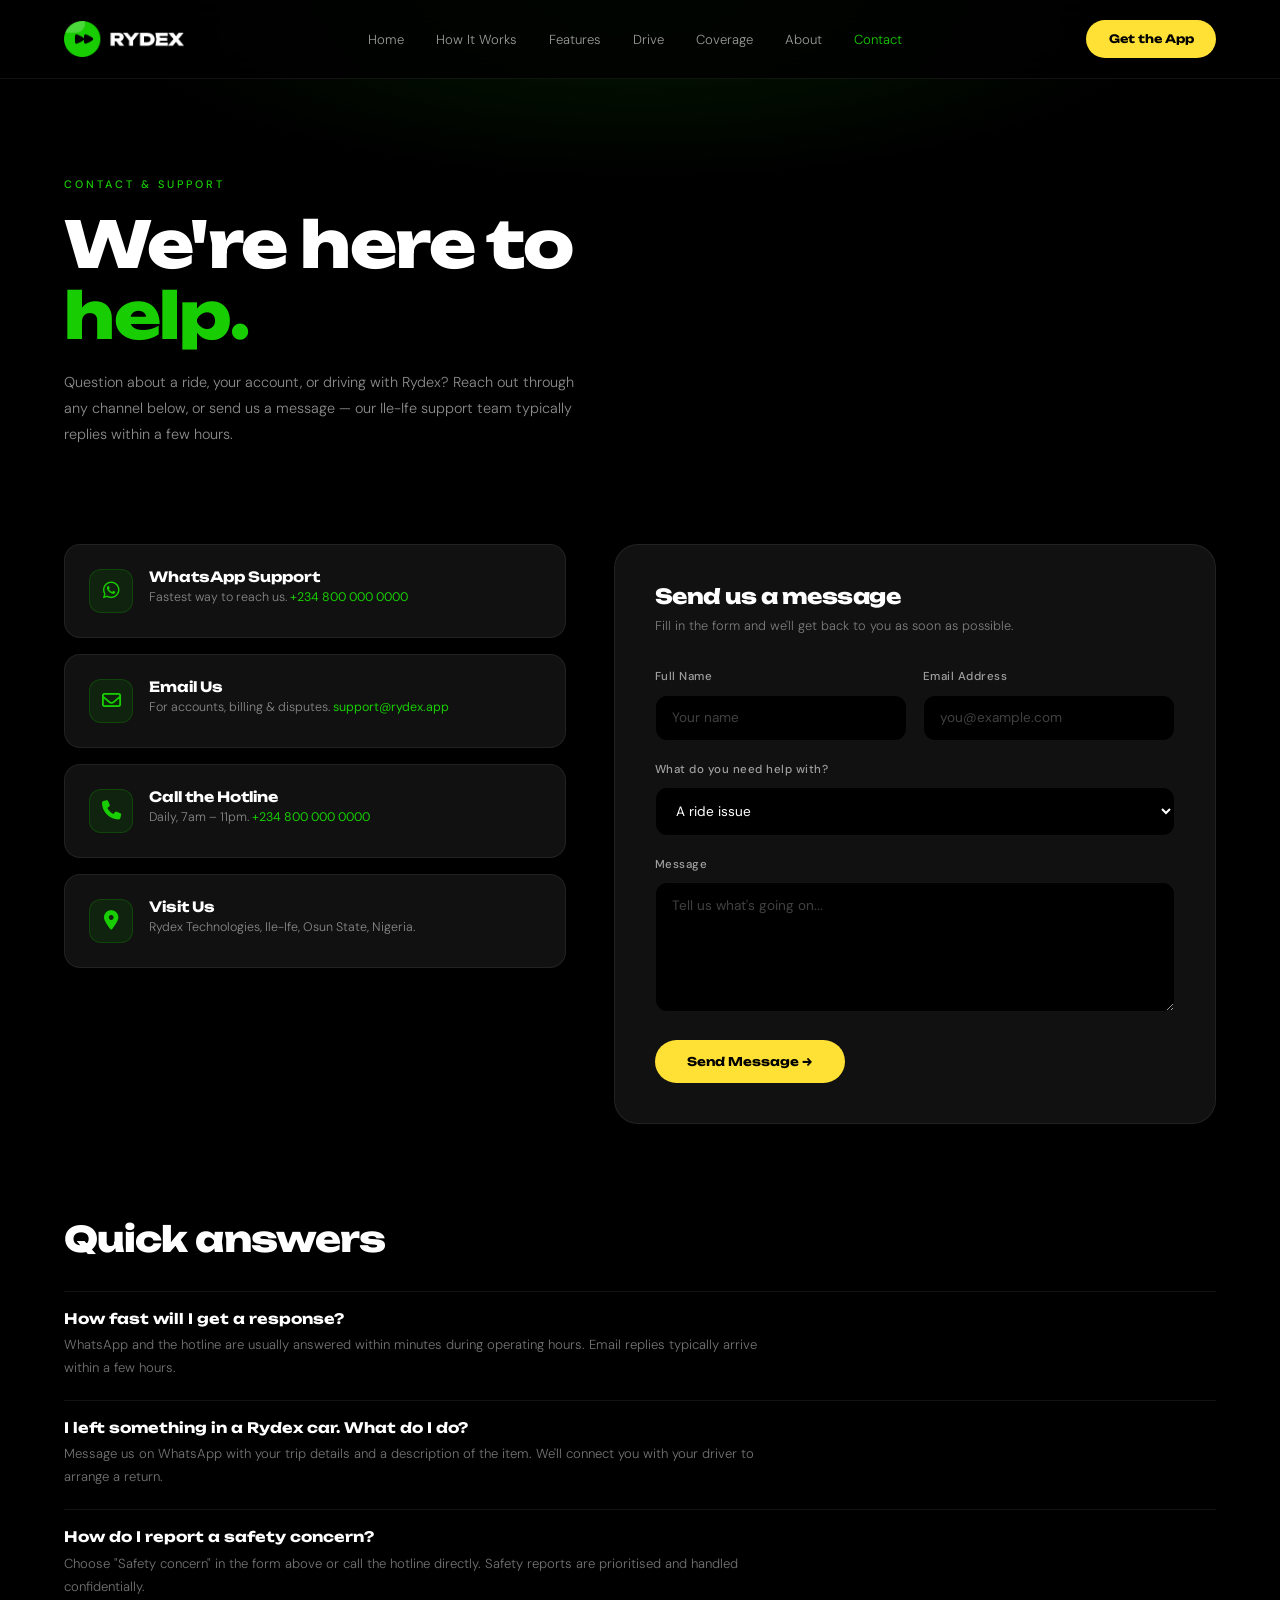
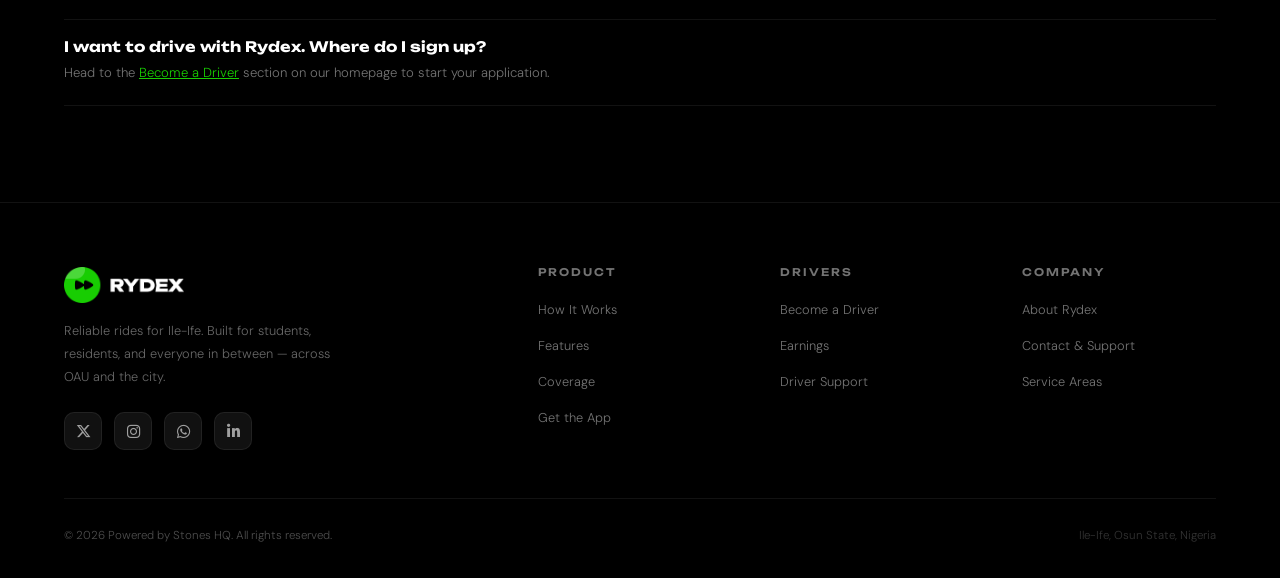
<file: contact.html>
<!doctype html>
<html lang="en">
  <head>
    <meta charset="UTF-8" />
    <meta name="viewport" content="width=device-width, initial-scale=1.0" />
    <title>Contact & Support – Rydex</title>
    <link rel="preconnect" href="https://fonts.googleapis.com" />
    <link rel="preconnect" href="https://fonts.gstatic.com" crossorigin />
    <link
      href="https://fonts.googleapis.com/css2?family=Unbounded:wght@400;600;700;800;900&family=DM+Sans:ital,wght@0,300;0,400;0,500;1,300&display=swap"
      rel="stylesheet"
    />
    <link rel="stylesheet" href="contact.css" />
    <link rel="icon" type="image/png" href="./image/Favicon.png" />
    <link
      rel="stylesheet"
      href="https://cdnjs.cloudflare.com/ajax/libs/font-awesome/6.5.0/css/all.min.css"
    />
  </head>
  <body>
    <!-- NAV -->
    <nav id="navbar">
      <a href="index.html" class="nav-logo">
        <img src="./image/logo.png" class="logo" alt="Rydex" />
      </a>
      <ul class="nav-links" id="navLinks">
        <li><a href="index.html">Home</a></li>
        <li><a href="index.html#how">How It Works</a></li>
        <li><a href="index.html#features">Features</a></li>
        <li><a href="index.html#driver">Drive</a></li>
        <li><a href="index.html#coverage">Coverage</a></li>
        <li><a href="about.html">About</a></li>
        <li><a href="#" class="active">Contact</a></li>
        <li class="nav-drawer-cta">
          <a href="index.html#download" class="nav-cta">Get the App</a>
        </li>
      </ul>
      <div class="nav-btn">
        <a href="index.html#download" class="nav-cta">Get the App</a>
        <button
          class="nav-toggle"
          id="navToggle"
          aria-label="Toggle menu"
          aria-expanded="false"
          aria-controls="navLinks"
        >
          <span></span><span></span><span></span>
        </button>
      </div>
    </nav>

    <!-- HERO -->
    <section class="contact-hero">
      <div class="contact-hero-bg"></div>
      <div class="contact-hero-content">
        <div class="eyebrow">Contact & Support</div>
        <h1>We're here to <em>help.</em></h1>
        <p class="contact-hero-sub">
          Question about a ride, your account, or driving with Rydex? Reach out
          through any channel below, or send us a message — our Ile-Ife support
          team typically replies within a few hours.
        </p>
      </div>
    </section>

    <!-- MAIN -->
    <div class="contact-main">
      <!-- Support channels -->
      <div class="channels">
        <a
          class="channel reveal"
          href="https://wa.me/2348000000000"
          target="_blank"
          rel="noopener"
        >
          <div class="channel-icon"><i class="fa-brands fa-whatsapp"></i></div>
          <div>
            <h4>WhatsApp Support</h4>
            <p>
              Fastest way to reach us.
              <span class="channel-value">+234 800 000 0000</span>
            </p>
          </div>
        </a>
        <a class="channel reveal" href="mailto:support@rydex.app">
          <div class="channel-icon"><i class="fa-regular fa-envelope"></i></div>
          <div>
            <h4>Email Us</h4>
            <p>
              For accounts, billing & disputes.
              <span class="channel-value">support@rydex.app</span>
            </p>
          </div>
        </a>
        <a class="channel reveal" href="tel:+2348000000000">
          <div class="channel-icon"><i class="fa-solid fa-phone"></i></div>
          <div>
            <h4>Call the Hotline</h4>
            <p>
              Daily, 7am – 11pm.
              <span class="channel-value">+234 800 000 0000</span>
            </p>
          </div>
        </a>
        <div class="channel reveal" style="cursor: default">
          <div class="channel-icon"><i class="fa-solid fa-location-dot"></i></div>
          <div>
            <h4>Visit Us</h4>
            <p>Rydex Technologies, Ile-Ife, Osun State, Nigeria.</p>
          </div>
        </div>
      </div>

      <!-- Contact form -->
      <div class="contact-form-wrap reveal">
        <h2>Send us a message</h2>
        <p class="form-sub">
          Fill in the form and we'll get back to you as soon as possible.
        </p>
        <form id="contactForm" novalidate>
          <div class="form-row">
            <div class="field">
              <label for="name">Full Name</label>
              <input
                type="text"
                id="name"
                name="name"
                placeholder="Your name"
                required
              />
            </div>
            <div class="field">
              <label for="email">Email Address</label>
              <input
                type="email"
                id="email"
                name="email"
                placeholder="you@example.com"
                required
              />
            </div>
          </div>
          <div class="field">
            <label for="topic">What do you need help with?</label>
            <select id="topic" name="topic">
              <option value="ride">A ride issue</option>
              <option value="account">My account</option>
              <option value="payment">Payment & fares</option>
              <option value="driver">Driving with Rydex</option>
              <option value="safety">Safety concern</option>
              <option value="other">Something else</option>
            </select>
          </div>
          <div class="field">
            <label for="message">Message</label>
            <textarea
              id="message"
              name="message"
              placeholder="Tell us what's going on..."
              required
            ></textarea>
          </div>
          <button type="submit" class="btn-primary">Send Message →</button>
          <div class="form-success" id="formSuccess">
            ✓ Thanks! Your message has been received — we'll be in touch soon.
          </div>
        </form>
      </div>
    </div>

    <!-- FAQ -->
    <section class="faq">
      <h2 class="reveal">Quick answers</h2>
      <div class="faq-item reveal">
        <h4>How fast will I get a response?</h4>
        <p>
          WhatsApp and the hotline are usually answered within minutes during
          operating hours. Email replies typically arrive within a few hours.
        </p>
      </div>
      <div class="faq-item reveal">
        <h4>I left something in a Rydex car. What do I do?</h4>
        <p>
          Message us on WhatsApp with your trip details and a description of the
          item. We'll connect you with your driver to arrange a return.
        </p>
      </div>
      <div class="faq-item reveal">
        <h4>How do I report a safety concern?</h4>
        <p>
          Choose "Safety concern" in the form above or call the hotline
          directly. Safety reports are prioritised and handled confidentially.
        </p>
      </div>
      <div class="faq-item reveal">
        <h4>I want to drive with Rydex. Where do I sign up?</h4>
        <p>
          Head to the <a href="index.html#driver" style="color: var(--green-accent)">Become a Driver</a>
          section on our homepage to start your application.
        </p>
      </div>
    </section>

    <!-- FOOTER -->
    <footer class="site-footer">
      <div class="footer-grid">
        <div class="footer-brand">
          <a href="index.html" class="footer-logo-wrap">
            <img src="./image/logo.png" class="footer-logo-img" alt="Rydex" />
          </a>
          <p>
            Reliable rides for Ile-Ife. Built for students, residents, and
            everyone in between — across OAU and the city.
          </p>
          <div class="footer-social">
            <a class="social-icon" href="#" aria-label="X (Twitter)">
              <i class="fa-brands fa-x-twitter"></i>
            </a>
            <a class="social-icon" href="#" aria-label="Instagram">
              <i class="fa-brands fa-instagram"></i>
            </a>
            <a class="social-icon" href="https://wa.me/2348000000000" aria-label="WhatsApp">
              <i class="fa-brands fa-whatsapp"></i>
            </a>
            <a class="social-icon" href="#" aria-label="LinkedIn">
              <i class="fa-brands fa-linkedin-in"></i>
            </a>
          </div>
        </div>

        <div class="footer-col">
          <h4>Product</h4>
          <ul class="footer-links">
            <li><a href="index.html#how">How It Works</a></li>
            <li><a href="index.html#features">Features</a></li>
            <li><a href="index.html#coverage">Coverage</a></li>
            <li><a href="index.html#download">Get the App</a></li>
          </ul>
        </div>

        <div class="footer-col">
          <h4>Drivers</h4>
          <ul class="footer-links">
            <li><a href="index.html#driver">Become a Driver</a></li>
            <li><a href="index.html#driver">Earnings</a></li>
            <li><a href="contact.html">Driver Support</a></li>
          </ul>
        </div>

        <div class="footer-col">
          <h4>Company</h4>
          <ul class="footer-links">
            <li><a href="about.html">About Rydex</a></li>
            <li><a href="contact.html">Contact & Support</a></li>
            <li><a href="index.html#coverage">Service Areas</a></li>
          </ul>
        </div>
      </div>

      <div class="footer-bottom">
        <p class="footer-copy">
          © 2026 Powered by Stones HQ. All rights reserved.
        </p>
        <p class="footer-loc">Ile-Ife, Osun State, Nigeria</p>
      </div>
    </footer>

    <script src="contact.js"></script>
  </body>
</html>
</file>
<file: index.css>
:root {
  --green: #119001;
  --green-accent: #18cd02;
  --yellow: #ffe035;
  --black: #000000;
  --white: #ffffff;
  --gray-100: #f5f5f5;
  --gray-200: #e0e0e0;
  --gray-700: #444;
  --gray-800: #1a1a1a;
  --gray-900: #0d0d0d;
  --surface: #111111;
  --surface2: #161616;
  --border: rgba(255, 255, 255, 0.07);
}

*,
*::before,
*::after {
  box-sizing: border-box;
  margin: 0;
  padding: 0;
}

html {
  scroll-behavior: smooth;
}

body {
  font-family: "DM Sans", sans-serif;
  background: var(--black);
  color: var(--white);
  overflow-x: hidden;
  line-height: 1.6;
}

h1,
h2,
h3,
h4,
h5 {
  font-family: "Unbounded", sans-serif;
  line-height: 1.1;
}

/* ===== NAV ===== */
nav {
  position: fixed;
  top: 0;
  left: 0;
  right: 0;
  z-index: 100;
  display: flex;
  align-items: center;
  justify-content: space-between;
  padding: 1.25rem 5%;
  background: rgba(0, 0, 0, 0.7);
  backdrop-filter: blur(20px);
  border-bottom: 1px solid var(--border);
  transition: background 0.3s;
}
.nav-logo {
  display: flex;
  align-items: center;
  gap: 10px;
  text-decoration: none;
}

.logo {
  width: 120px;
}
.nav-logo-pill {
  width: 36px;
  height: 36px;
  border-radius: 50%;
  background: var(--green-accent);
  display: flex;
  align-items: center;
  justify-content: center;
  flex-shrink: 0;
  position: relative;
  overflow: hidden;
}
.nav-logo-pill::before {
  content: "";
  position: absolute;
  top: -6px;
  left: -6px;
  width: 26px;
  height: 18px;
  background: rgba(255, 255, 255, 0.22);
  border-radius: 50%;
}
.nav-logo-slashes {
  display: flex;
  gap: 3px;
  align-items: flex-end;
  height: 16px;
  position: relative;
  z-index: 1;
}
.nav-logo-slashes span {
  display: block;
  background: #0d0d0d;
  border-radius: 2px;
  width: 4px;
  transform-origin: bottom center;
  transform: skewX(-12deg);
}
.nav-logo-slashes span:nth-child(1) {
  height: 14px;
}
.nav-logo-slashes span:nth-child(2) {
  height: 14px;
}
.nav-logo-slashes span:nth-child(3) {
  height: 10px;
  opacity: 0.45;
  width: 2.5px;
}
.nav-logo-text {
  font-family: "Unbounded", sans-serif;
  font-size: 1.2rem;
  font-weight: 800;
  color: var(--white);
  letter-spacing: -0.5px;
}
.nav-links {
  display: flex;
  gap: 2rem;
  list-style: none;
  align-items: center;
}
.nav-links a {
  position: relative;
  color: rgba(255, 255, 255, 0.6);
  text-decoration: none;
  font-size: 0.82rem;
  font-weight: 300;
  transition: color 0.2s;
}
.nav-links a::after {
  content: "";
  position: absolute;
  left: 0;
  bottom: -6px;
  width: 0;
  height: 2px;
  border-radius: 2px;
  background: var(--green-accent);
  transition: width 0.25s ease;
}
.nav-links a:hover {
  color: var(--white);
}
.nav-links a:hover::after,
.nav-links a.active::after {
  width: 100%;
}
.nav-links a.active {
  color: var(--green-accent);
  font-weight: 400;
}

/* "Get the App" inside the mobile drawer — hidden on desktop */
.nav-drawer-cta {
  display: none;
}

/* Hamburger toggle (mobile only) */
.nav-toggle {
  display: none;
  flex-direction: column;
  justify-content: center;
  gap: 5px;
  width: 42px;
  height: 42px;
  padding: 0;
  background: rgba(255, 255, 255, 0.06);
  border: 1px solid var(--border);
  border-radius: 10px;
  cursor: pointer;
}
.nav-toggle span {
  display: block;
  width: 20px;
  height: 2px;
  margin: 0 auto;
  border-radius: 2px;
  background: var(--white);
  transition:
    transform 0.3s ease,
    opacity 0.2s ease;
}
.nav-toggle.open span:nth-child(1) {
  transform: translateY(7px) rotate(45deg);
}
.nav-toggle.open span:nth-child(2) {
  opacity: 0;
}
.nav-toggle.open span:nth-child(3) {
  transform: translateY(-7px) rotate(-45deg);
}
.nav-cta {
  background: var(--yellow);
  color: var(--black);
  padding: 0.6rem 1.4rem;
  border-radius: 100px;
  font-family: "Unbounded", sans-serif;
  font-weight: 700;
  font-size: 0.72rem;
  text-decoration: none;
  transition:
    transform 0.2s,
    box-shadow 0.2s;
  white-space: nowrap;
}
.nav-cta:hover {
  transform: translateY(-1px);
  box-shadow: 0 6px 20px rgba(255, 224, 53, 0.35);
}

/* ===== HERO ===== */
.hero {
  min-height: 100vh;
  display: flex;
  flex-direction: column;
  justify-content: center;
  position: relative;
  overflow: hidden;
  padding: 8rem 5% 6rem;
  @media (max-width: 700px) {
    padding-bottom: 0px;
  }
}
.hero-bg {
  position: absolute;
  inset: 0;
  z-index: 0;
  background:
    radial-gradient(
      ellipse 70% 60% at 60% 50%,
      rgba(17, 144, 1, 0.18) 0%,
      transparent 70%
    ),
    radial-gradient(
      ellipse 40% 40% at 80% 20%,
      rgba(24, 205, 2, 0.1) 0%,
      transparent 60%
    ),
    radial-gradient(
      ellipse 30% 30% at 10% 80%,
      rgba(17, 144, 1, 0.08) 0%,
      transparent 60%
    ),
    var(--black);
}
.hero-grid-overlay {
  position: absolute;
  inset: 0;
  z-index: 0;
  background-image:
    linear-gradient(rgba(255, 255, 255, 0.025) 1px, transparent 1px),
    linear-gradient(90deg, rgba(255, 255, 255, 0.025) 1px, transparent 1px);
  background-size: 60px 60px;
  mask-image: radial-gradient(
    ellipse 80% 80% at 50% 50%,
    black 30%,
    transparent 80%
  );
}
.hero-content {
  position: relative;
  z-index: 1;
  max-width: 700px;
}
.hero-badge {
  display: inline-flex;
  align-items: center;
  gap: 0.5rem;
  background: rgba(17, 144, 1, 0.15);
  border: 1px solid rgba(24, 205, 2, 0.3);
  padding: 0.35rem 0.9rem;
  border-radius: 100px;
  font-size: 0.7rem;
  font-weight: 400;
  color: var(--green-accent);
  margin-bottom: 1.5rem;
  animation: fadeUp 0.6s ease both;
}
.hero-badge::before {
  display: none;
}
.hero-logo-mark {
  display: flex;
  align-items: center;
}
@keyframes pulse {
  0%,
  100% {
    opacity: 1;
    transform: scale(1);
  }
  50% {
    opacity: 0.4;
    transform: scale(1.4);
  }
}
.hero h1 {
  font-size: clamp(2.7rem, 7vw, 4.5rem);
  font-weight: 800;
  letter-spacing: -2px;
  line-height: 1;
  animation: fadeUp 0.7s 0.1s ease both;
}
.hero h1 .green {
  color: var(--green-accent);
}
.hero h1 .yellow-text {
  color: var(--yellow);
}
.hero h1 .outline {
  -webkit-text-stroke: 1.5px rgba(255, 255, 255, 0.3);
  color: transparent;
}
.hero-sub {
  margin-top: 1.5rem;
  font-size: 0.88rem;
  font-weight: 300;
  color: rgba(255, 255, 255, 0.55);
  max-width: 520px;
  line-height: 1.8;
  animation: fadeUp 0.7s 0.2s ease both;
}
.hero-ctas {
  display: flex;
  gap: 1rem;
  margin-top: 2.5rem;
  flex-wrap: wrap;
  animation: fadeUp 0.7s 0.3s ease both;
}
.btn-primary {
  display: inline-flex;
  align-items: center;
  gap: 0.5rem;
  background: var(--yellow);
  color: var(--black);
  padding: 0.9rem 2rem;
  border-radius: 100px;
  font-family: "Unbounded", sans-serif;
  font-weight: 700;
  font-size: 0.75rem;
  text-decoration: none;
  transition:
    transform 0.2s,
    box-shadow 0.2s;
}
.btn-primary:hover {
  transform: translateY(-2px);
  box-shadow: 0 10px 30px rgba(255, 224, 53, 0.4);
}
.btn-secondary {
  display: inline-flex;
  align-items: center;
  gap: 0.5rem;
  background: rgba(255, 255, 255, 0.07);
  color: var(--white);
  border: 1px solid rgba(255, 255, 255, 0.15);
  padding: 0.9rem 2rem;
  border-radius: 100px;
  font-family: "Unbounded", sans-serif;
  font-weight: 600;
  font-size: 0.75rem;
  text-decoration: none;
  transition:
    background 0.2s,
    border-color 0.2s;
}
.btn-secondary:hover {
  background: rgba(255, 255, 255, 0.12);
  border-color: rgba(255, 255, 255, 0.3);
}

.hero-stats {
  display: flex;
  gap: 3rem;
  margin-top: 4rem;
  flex-wrap: wrap;
  animation: fadeUp 0.7s 0.4s ease both;
}
.hero-stat-num {
  font-family: "Unbounded", sans-serif;
  font-size: 2rem;
  font-weight: 800;
  color: var(--green-accent);
}
.hero-stat-label {
  font-size: 0.72rem;
  font-weight: 300;
  color: rgba(255, 255, 255, 0.4);
  margin-top: 0.2rem;
}

.hero-image {
  width: 850px;
}

.hero-phone {
  position: absolute;
  right: 1%;
  bottom: 0;
  top: 30%;
  transform: translateY(-50%);
  z-index: 1;
  display: flex;
  align-items: flex-end;
  gap: 12px;
  animation: fadeUp 0.8s 0.3s ease both;
}

/* ── Screenshot phone frames ── */
.screenshot-frame {
  border-radius: 28px;
  border: 1.5px solid rgba(255, 255, 255, 0.12);
  background: var(--surface);
  overflow: hidden;
  position: relative;
  box-shadow:
    0 32px 64px rgba(0, 0, 0, 0.7),
    0 0 0 1px rgba(255, 255, 255, 0.04);
  flex-shrink: 0;
}
/* main (centre) frame — tallest */
.screenshot-frame.main {
  width: 160px;
  height: 320px;
  transform: translateY(30px);
}
/* side frames — shorter, offset */
.screenshot-frame.side {
  width: 140px;
  height: 280px;
}
.screenshot-frame.side-left {
  transform: translateY(60px) rotate(-3deg);
}
.screenshot-frame.side-right {
  transform: translateY(60px) rotate(3deg);
}

/* Notch bar inside each frame */
.screenshot-frame::before {
  content: "";
  position: absolute;
  top: 0;
  left: 50%;
  transform: translateX(-50%);
  width: 60px;
  height: 18px;
  background: #000;
  border-radius: 0 0 12px 12px;
  z-index: 2;
}

/* The img or placeholder fill */
.screenshot-img {
  width: 100%;
  height: 100%;
  object-fit: cover;
  display: block;
}
/* Placeholder shown when no image is set */
.screenshot-placeholder {
  width: 100%;
  height: 100%;
  display: flex;
  flex-direction: column;
  align-items: center;
  justify-content: center;
  gap: 10px;
  border: 2px dashed rgba(255, 255, 255, 0.1);
  border-radius: 27px;
}
.screenshot-placeholder-icon {
  width: 40px;
  height: 40px;
  border-radius: 50%;
  background: rgba(24, 205, 2, 0.08);
  border: 1px dashed rgba(24, 205, 2, 0.25);
  display: flex;
  align-items: center;
  justify-content: center;
  font-size: 1rem;
}
.screenshot-placeholder p {
  font-size: 0.62rem;
  font-weight: 300;
  color: rgba(255, 255, 255, 0.2);
  text-align: center;
  line-height: 1.5;
  padding: 0 12px;
}
.screenshot-label {
  position: absolute;
  bottom: 12px;
  left: 50%;
  transform: translateX(-50%);
  font-size: 0.55rem;
  font-weight: 500;
  letter-spacing: 1.5px;
  color: rgba(24, 205, 2, 0.4);
  text-transform: uppercase;
  white-space: nowrap;
  z-index: 3;
}

@keyframes fadeUp {
  from {
    opacity: 0;
    transform: translateY(24px);
  }
  to {
    opacity: 1;
    transform: translateY(0);
  }
}

/* ===== TRUST TICKER ===== */
.ticker {
  background: var(--green);
  padding: 0.9rem 0;
  overflow: hidden;
  position: relative;
  width: 100%;
}
.ticker-inner {
  display: flex;
  gap: 4rem;
  white-space: nowrap;
  animation: ticker 20s linear infinite;
  width: 100%;
}
@keyframes ticker {
  from {
    transform: translateX(0);
  }
  to {
    transform: translateX(-50%);
  }
}
.ticker-item {
  font-family: "Unbounded", sans-serif;
  font-size: 0.72rem;
  font-weight: 600;
  color: rgba(255, 255, 255, 0.9);
  flex-shrink: 0;
  display: flex;
  align-items: center;
  gap: 1rem;
  width: 100%;
}
.ticker-item::after {
  content: "✦";
  font-size: 0.6rem;
}

/* ===== SECTIONS COMMON ===== */
section {
  padding: 7rem 5%;
  position: relative;
}
.section-label {
  font-size: 0.68rem;
  font-weight: 500;
  letter-spacing: 3px;
  color: var(--green-accent);
  text-transform: uppercase;
  margin-bottom: 1rem;
}
.section-title {
  font-size: clamp(2rem, 4vw, 3rem);
  font-weight: 800;
  letter-spacing: -1px;
  max-width: 600px;
}
.section-sub {
  color: rgba(255, 255, 255, 0.45);
  font-size: 0.88rem;
  max-width: 520px;
  margin-top: 1rem;
  line-height: 1.8;
  font-weight: 300;
}

/* ===== PROBLEM SECTION ===== */
.problem {
  background: var(--surface);
}
.problem-grid {
  display: grid;
  grid-template-columns: 1fr 1fr;
  gap: 1rem;
  align-items: center;
  margin-top: 4rem;
}
.problem-cards {
  display: flex;
  flex-direction: column;
  gap: 1rem;
}
.problem-card {
  background: rgba(255, 0, 0, 0.05);
  border: 1px solid rgba(255, 60, 60, 0.15);
  border-radius: 16px;
  padding: 1.5rem;
  display: flex;
  align-items: flex-start;
  gap: 1rem;
  transition:
    transform 0.2s,
    border-color 0.2s;
}
.problem-card:hover {
  transform: translateX(4px);
  border-color: rgba(255, 60, 60, 0.3);
}
.problem-icon {
  font-size: 1.25rem;
  width: 42px;
  height: 42px;
  background: rgba(255, 60, 60, 0.1);
  border-radius: 12px;
  display: flex;
  align-items: center;
  justify-content: center;
  flex-shrink: 0;
}
.problem-card h4 {
  font-size: 0.85rem;
  margin-bottom: 0.3rem;
}
.problem-card p {
  font-size: 0.78rem;
  font-weight: 300;
  color: rgba(255, 255, 255, 0.45);
  line-height: 1.7;
}

.solution-cards {
  display: flex;
  flex-direction: column;
  gap: 1rem;
}
.solution-card {
  background: rgba(17, 144, 1, 0.08);
  border: 1px solid rgba(24, 205, 2, 0.15);
  border-radius: 16px;
  padding: 1.5rem;
  display: flex;
  align-items: flex-start;
  gap: 1rem;
  transition:
    transform 0.2s,
    border-color 0.2s;
}
.solution-card:hover {
  transform: translateX(4px);
  border-color: rgba(24, 205, 2, 0.35);
}
.solution-icon {
  font-size: 1.25rem;
  width: 42px;
  height: 42px;
  background: rgba(17, 144, 1, 0.2);
  border-radius: 12px;
  display: flex;
  align-items: center;
  justify-content: center;
  flex-shrink: 0;
}
.solution-card h4 {
  font-size: 0.85rem;
  margin-bottom: 0.3rem;
  color: var(--green-accent);
}
.solution-card p {
  font-size: 0.78rem;
  font-weight: 300;
  color: rgba(255, 255, 255, 0.45);
  line-height: 1.7;
}

.vs-divider {
  display: flex;
  flex-direction: column;
  align-items: center;
  justify-content: center;
  position: relative;
}
.vs-badge {
  width: 56px;
  height: 56px;
  background: var(--surface2);
  border: 2px solid var(--border);
  border-radius: 50%;
  display: flex;
  align-items: center;
  justify-content: center;
  font-family: "Unbounded", sans-serif;
  font-weight: 800;
  font-size: 1rem;
  color: rgba(255, 255, 255, 0.4);
}

/* ===== HOW IT WORKS ===== */
.howitworks {
  background: var(--black);
}
.how-tabs {
  display: flex;
  gap: 0;
  margin-top: 3.5rem;
  margin-bottom: 3rem;
  background: var(--surface);
  border-radius: 100px;
  padding: 0.3rem;
  width: fit-content;
  border: 1px solid var(--border);
}
.how-tab {
  padding: 0.7rem 2rem;
  border-radius: 100px;
  font-family: "Unbounded", sans-serif;
  font-size: 0.7rem;
  font-weight: 600;
  cursor: pointer;
  transition: all 0.2s;
  color: rgba(255, 255, 255, 0.45);
  user-select: none;
}
.how-tab.active {
  background: var(--green);
  color: white;
  box-shadow: 0 4px 14px rgba(17, 144, 1, 0.4);
}
.how-steps {
  display: none;
}
.how-steps.active {
  display: grid;
  grid-template-columns: repeat(auto-fit, minmax(220px, 1fr));
  gap: 1.5rem;
}
.how-step {
  background: var(--surface);
  border: 1px solid var(--border);
  border-radius: 20px;
  padding: 2rem;
  position: relative;
  overflow: hidden;
  transition:
    border-color 0.2s,
    transform 0.2s;
}
.how-step:hover {
  border-color: rgba(24, 205, 2, 0.3);
  transform: translateY(-4px);
}
.how-step::before {
  content: "";
  position: absolute;
  top: 0;
  left: 0;
  right: 0;
  height: 3px;
  background: linear-gradient(90deg, var(--green), var(--green-accent));
  opacity: 0;
  transition: opacity 0.2s;
}
.how-step:hover::before {
  opacity: 1;
}
.step-num {
  font-family: "Unbounded", sans-serif;
  font-size: 2.2rem;
  font-weight: 800;
  color: rgba(255, 255, 255, 0.05);
  line-height: 1;
  margin-bottom: 0.75rem;
}
.step-icon {
  font-size: 1.5rem;
  margin-bottom: 0.85rem;
  display: flex;
  align-items: center;
  justify-content: center;
  width: 46px;
  height: 46px;
  border-radius: 12px;
  background: rgba(17, 144, 1, 0.12);
}
.how-step h4 {
  font-size: 0.88rem;
  margin-bottom: 0.5rem;
}
.how-step p {
  font-size: 0.78rem;
  font-weight: 300;
  color: rgba(255, 255, 255, 0.45);
  line-height: 1.7;
}

/* ===== FEATURES ===== */
.features {
  background: var(--surface);
  position: relative;
  overflow: hidden;
}
.features-glow {
  position: absolute;
  width: 500px;
  height: 500px;
  background: radial-gradient(
    circle,
    rgba(17, 144, 1, 0.15) 0%,
    transparent 70%
  );
  top: -100px;
  right: -100px;
  pointer-events: none;
}
.features-grid {
  display: grid;
  grid-template-columns: repeat(auto-fit, minmax(280px, 1fr));
  gap: 1.5rem;
  margin-top: 4rem;
}
.feature-card {
  background: var(--black);
  border: 1px solid var(--border);
  border-radius: 24px;
  padding: 2.5rem;
  transition: all 0.3s;
  position: relative;
  overflow: hidden;
}
.feature-card:hover {
  border-color: rgba(24, 205, 2, 0.25);
  transform: translateY(-6px);
  box-shadow: 0 20px 40px rgba(0, 0, 0, 0.5);
  background: linear-gradient(
    135deg,
    rgba(17, 144, 1, 0.2),
    rgba(17, 144, 1, 0.05)
  );
  border-color: rgba(24, 205, 2, 0.25);
  grid-row: span 1;
}
.feature-card.featured {
  background: linear-gradient(
    135deg,
    rgba(17, 144, 1, 0.2),
    rgba(17, 144, 1, 0.05)
  );
  border-color: rgba(24, 205, 2, 0.25);
  grid-row: span 1;
}
.feature-icon-wrap {
  width: 46px;
  height: 46px;
  border-radius: 12px;
  background: rgba(17, 144, 1, 0.15);
  border: 1px solid rgba(24, 205, 2, 0.2);
  display: flex;
  align-items: center;
  justify-content: center;
  font-size: 1.2rem;
  margin-bottom: 1.25rem;
  transition: transform 0.2s;
}
.feature-card:hover .feature-icon-wrap {
  transform: scale(1.1);
}
.feature-card h3 {
  font-size: 0.95rem;
  margin-bottom: 0.65rem;
}
.feature-card p {
  font-size: 0.78rem;
  font-weight: 300;
  color: rgba(255, 255, 255, 0.45);
  line-height: 1.7;
}

/* ===== WHY RYDEX ===== */
.why {
  background: var(--black);
}
.why-grid {
  display: grid;
  grid-template-columns: 1fr 1.4fr;
  gap: 5rem;
  align-items: center;
  margin-top: 4rem;
}
.why-big-text {
  font-family: "Unbounded", sans-serif;
  font-size: clamp(3rem, 6vw, 5rem);
  font-weight: 800;
  line-height: 1;
  letter-spacing: -2px;
}
.why-big-text .outline-text {
  -webkit-text-stroke: 1.5px rgba(24, 205, 2, 0.5);
  color: transparent;
  display: block;
}
.why-big-text .filled-text {
  color: var(--white);
  display: block;
}
.why-list {
  display: flex;
  flex-direction: column;
  gap: 1rem;
}
.why-item {
  display: flex;
  gap: 1rem;
  align-items: flex-start;
  padding: 1.5rem;
  border-radius: 16px;
  border: 1px solid var(--border);
  background: var(--surface);
  transition: border-color 0.2s;
}
.why-item:hover {
  border-color: rgba(24, 205, 2, 0.2);
}
.why-check {
  width: 28px;
  height: 28px;
  border-radius: 50%;
  background: var(--green);
  display: flex;
  align-items: center;
  justify-content: center;
  font-size: 0.75rem;
  flex-shrink: 0;
  margin-top: 2px;
}
.why-item h4 {
  font-size: 0.88rem;
  margin-bottom: 0.3rem;
}
.why-item p {
  font-size: 0.78rem;
  font-weight: 300;
  color: rgba(255, 255, 255, 0.45);
  line-height: 1.7;
}

/* ===== TESTIMONIALS ===== */
.testimonials {
  background: var(--surface);
  overflow: hidden;
}
.testi-track-wrap {
  overflow: hidden;
  margin-top: 4rem;
}
.testi-track {
  display: flex;
  gap: 1.5rem;
  animation: scrollTestis 30s linear infinite;
  width: max-content;
}
.testi-track:hover {
  animation-play-state: paused;
}
@keyframes scrollTestis {
  from {
    transform: translateX(0);
  }
  to {
    transform: translateX(-50%);
  }
}
.testi-card {
  background: var(--black);
  border: 1px solid var(--border);
  border-radius: 20px;
  padding: 2rem;
  width: 320px;
  flex-shrink: 0;
  transition: border-color 0.2s;
}
.testi-card:hover {
  border-color: rgba(24, 205, 2, 0.2);
}
.testi-stars {
  color: var(--yellow);
  font-size: 0.75rem;
  margin-bottom: 0.85rem;
}
.testi-text {
  font-size: 0.8rem;
  font-weight: 300;
  color: rgba(255, 255, 255, 0.6);
  line-height: 1.8;
  font-style: italic;
  margin-bottom: 1.5rem;
}
.testi-author {
  display: flex;
  align-items: center;
  gap: 0.75rem;
}
.testi-avatar {
  width: 36px;
  height: 36px;
  border-radius: 50%;
  display: flex;
  align-items: center;
  justify-content: center;
  font-weight: 700;
  font-size: 0.85rem;
  color: white;
}
.testi-name {
  font-size: 0.82rem;
  font-weight: 500;
}
.testi-role {
  font-size: 0.72rem;
  font-weight: 300;
  color: rgba(255, 255, 255, 0.35);
}

/* ===== COVERAGE ===== */
.coverage {
  background: var(--black);
}
.coverage-inner {
  width: 100%;
  margin-top: 4rem;
}
.coverage-map {
  display: none;
}
@keyframes drawIfe {
  from {
    stroke-dashoffset: 1400;
  }
  to {
    stroke-dashoffset: 0;
  }
}
.coverage-zones {
  display: flex;
  flex-direction: column;
  gap: 0.75rem;
  margin-top: 2rem;
}
.coverage-zone {
  display: flex;
  align-items: center;
  gap: 1rem;
  padding: 1rem 1.25rem;
  border-radius: 12px;
  background: var(--surface);
  border: 1px solid var(--border);
}
.zone-dot {
  width: 10px;
  height: 10px;
  border-radius: 50%;
  flex-shrink: 0;
}
.zone-dot.active {
  background: var(--green-accent);
  box-shadow: 0 0 8px var(--green-accent);
}
.zone-dot.soon {
  background: rgba(255, 255, 255, 0.25);
}
.zone-name {
  font-size: 0.82rem;
  font-weight: 400;
}
.zone-status {
  font-size: 0.72rem;
  font-weight: 300;
  color: rgba(255, 255, 255, 0.35);
  margin-left: auto;
}
.zone-status.active-status {
  color: var(--green-accent);
}

.nav-btn {
  display: flex;
  align-items: center;
  gap: 10px;
}

.about-txt {
  display: none;
  color: white;
  text-decoration: none;
  font-family: "DM Sans", sans-serif;
}

.about-txt:hover {
  cursor: pointer;
  color: var(--green-accent);
}

/* ===== DOWNLOAD ===== */
.download {
  background: var(--black);
  padding: 7rem 5%;
  display: flex;
  align-items: center;
  justify-content: space-between;
}
.download-inner {
  background: linear-gradient(135deg, var(--green) 0%, #0a6400 100%);
  border-radius: 32px;
  padding: 5rem;
  position: relative;
  overflow: hidden;
  display: flex;
  gap: 3rem;
  align-items: center;
}

@media (max-width: 760px) {
  .download-inner {
    background: linear-gradient(135deg, var(--green) 0%, #0a6400 100%);
    border-radius: 32px;
    padding: 5rem;
    position: relative;
    overflow: hidden;
    gap: 3rem;
    display: grid;
  }
}

.download-inner::before {
  content: "";
  position: absolute;
  top: -80px;
  right: -80px;
  width: 300px;
  height: 300px;
  background: rgba(255, 255, 255, 0.06);
  border-radius: 50%;
}
.download-inner::after {
  content: "";
  position: absolute;
  bottom: -100px;
  left: -50px;
  width: 250px;
  height: 250px;
  background: rgba(0, 0, 0, 0.15);
  border-radius: 50%;
}
.download-text {
  position: relative;
  z-index: 1;
}
.download-text h2 {
  font-size: clamp(2rem, 3.5vw, 2.8rem);
  font-weight: 800;
  letter-spacing: -1px;
  color: white;
  margin-bottom: 1rem;
}
.download-text p {
  color: rgba(255, 255, 255, 0.75);
  font-size: 0.85rem;
  font-weight: 300;
  line-height: 1.8;
}
.download-btns {
  display: flex;
  flex-wrap: wrap;
  gap: 1rem;
  margin-top: 2.5rem;
  position: relative;
  z-index: 1;
}
.store-btn {
  display: flex;
  align-items: center;
  gap: 0.75rem;
  background: var(--black);
  color: var(--white);
  padding: 0.9rem 1.6rem;
  border-radius: 14px;
  text-decoration: none;
  border: 1px solid rgba(255, 255, 255, 0.15);
  transition:
    transform 0.2s,
    box-shadow 0.2s;
}
.store-btn:hover {
  transform: translateY(-2px);
  box-shadow: 0 8px 20px rgba(0, 0, 0, 0.4);
}
.store-btn-icon {
  font-size: 1.5rem;
}
.store-btn-label {
  font-size: 0.65rem;
  font-weight: 300;
  color: rgba(255, 255, 255, 0.6);
}
.store-btn-name {
  font-family: "Unbounded", sans-serif;
  font-size: 0.72rem;
  font-weight: 700;
}
.store-btn.yellow-btn {
  background: var(--yellow);
  color: var(--black);
  border-color: transparent;
}
.store-btn.yellow-btn .store-btn-label {
  color: rgba(0, 0, 0, 0.6);
}

/* ===== DRIVER CTA ===== */
.driver-cta {
  background: var(--surface);
}
.driver-cta-inner {
  display: grid;
  grid-template-columns: 1fr 1fr;
  gap: 4rem;
  align-items: center;
  margin-top: 4rem;
}
.driver-earnings {
  background: var(--black);
  border: 1px solid var(--border);
  border-radius: 24px;
  padding: 2.5rem;
}
.driver-earnings h4 {
  font-size: 0.65rem;
  font-weight: 400;
  letter-spacing: 2px;
  text-transform: uppercase;
  color: rgba(255, 255, 255, 0.35);
  margin-bottom: 1.5rem;
}
.earning-amount {
  font-family: "Unbounded", sans-serif;
  font-size: 3rem;
  font-weight: 800;
  color: var(--green-accent);
  line-height: 1;
}
.earning-period {
  font-size: 0.75rem;
  font-weight: 300;
  color: rgba(255, 255, 255, 0.35);
  margin-top: 0.5rem;
}
.earning-bar-wrap {
  margin-top: 1.5rem;
  display: flex;
  flex-direction: column;
  gap: 0.8rem;
}
.earning-bar-row {
  display: flex;
  flex-direction: column;
  gap: 0.3rem;
}
.earning-bar-label {
  display: flex;
  justify-content: space-between;
  font-size: 0.72rem;
  font-weight: 300;
  color: rgba(255, 255, 255, 0.45);
}
.earning-bar-bg {
  height: 6px;
  background: rgba(255, 255, 255, 0.08);
  border-radius: 100px;
  overflow: hidden;
}
.earning-bar-fill {
  height: 100%;
  background: linear-gradient(90deg, var(--green), var(--green-accent));
  border-radius: 100px;
  animation: fillBar 1.5s ease both;
  transform-origin: left;
}
@keyframes fillBar {
  from {
    width: 0;
  }
}
.driver-steps {
  display: flex;
  flex-direction: column;
  gap: 1.5rem;
}
.driver-step {
  display: flex;
  gap: 1.25rem;
  align-items: flex-start;
}
.driver-step-num {
  width: 36px;
  height: 36px;
  border-radius: 50%;
  background: rgba(17, 144, 1, 0.15);
  border: 1px solid rgba(24, 205, 2, 0.2);
  display: flex;
  align-items: center;
  justify-content: center;
  font-family: "Unbounded", sans-serif;
  font-size: 0.85rem;
  font-weight: 700;
  color: var(--green-accent);
  flex-shrink: 0;
}
.driver-step h4 {
  font-size: 0.88rem;
  margin-bottom: 0.25rem;
}
.driver-step p {
  font-size: 0.78rem;
  font-weight: 300;
  color: rgba(255, 255, 255, 0.45);
  line-height: 1.7;
}

/* ===== FOOTER ===== */
.site-footer {
  background: var(--black);
  border-top: 1px solid var(--border);
  padding: 4rem 5% 2rem;
}
.footer-grid {
  display: grid;
  grid-template-columns: 2.2fr 1fr 1fr 1fr;
  gap: 3rem;
  margin-bottom: 3rem;
}
.footer-brand .footer-logo-wrap {
  display: inline-flex;
  align-items: center;
  text-decoration: none;
  margin-bottom: 1rem;
}
.footer-logo-img {
  width: 120px;
}
.footer-brand p {
  font-size: 0.8rem;
  font-weight: 300;
  color: rgba(255, 255, 255, 0.4);
  line-height: 1.8;
  max-width: 280px;
}
.footer-social {
  display: flex;
  gap: 0.75rem;
  margin-top: 1.5rem;
}
.social-icon {
  width: 38px;
  height: 38px;
  border-radius: 10px;
  background: var(--surface);
  border: 1px solid var(--border);
  display: flex;
  align-items: center;
  justify-content: center;
  font-size: 0.95rem;
  text-decoration: none;
  color: rgba(255, 255, 255, 0.6);
  transition:
    transform 0.2s,
    background 0.2s,
    border-color 0.2s,
    color 0.2s;
}
.social-icon:hover {
  background: var(--green);
  border-color: var(--green);
  color: white;
  transform: translateY(-2px);
}
.footer-col h4 {
  font-family: "Unbounded", sans-serif;
  font-size: 0.66rem;
  font-weight: 600;
  color: rgba(255, 255, 255, 0.45);
  text-transform: uppercase;
  letter-spacing: 2px;
  margin-bottom: 1.1rem;
}
.footer-links {
  list-style: none;
  display: flex;
  flex-direction: column;
  gap: 0.65rem;
}
.footer-links a {
  color: rgba(255, 255, 255, 0.45);
  text-decoration: none;
  font-size: 0.8rem;
  font-weight: 300;
  transition: color 0.2s;
}
.footer-links a:hover {
  color: var(--green-accent);
}
.footer-bottom {
  border-top: 1px solid var(--border);
  padding-top: 1.75rem;
  display: flex;
  justify-content: space-between;
  align-items: center;
  flex-wrap: wrap;
  gap: 0.5rem;
}
.footer-copy {
  font-size: 0.72rem;
  font-weight: 300;
  color: rgba(255, 255, 255, 0.3);
}
.footer-loc {
  font-size: 0.72rem;
  font-weight: 300;
  color: rgba(255, 255, 255, 0.2);
}

@media (max-width: 900px) {
  .footer-grid {
    grid-template-columns: 1fr 1fr;
    gap: 2.5rem;
  }
  .footer-brand {
    grid-column: 1 / -1;
  }
}
@media (max-width: 600px) {
  .footer-grid {
    grid-template-columns: 1fr;
  }
  .footer-bottom {
    flex-direction: column;
    align-items: flex-start;
  }
}

/* ===== DECORATIVE SVG ELEMENTS ===== */
.deco,
.section-deco {
  position: absolute;
  pointer-events: none;
  z-index: 0;
}
/* Hero decoratives */
.deco-arc-tr {
  top: -20px;
  right: -20px;
  width: clamp(200px, 30vw, 340px);
  height: clamp(200px, 30vw, 340px);
  animation: fadeUp 1.2s ease 0.6s both;
}
.deco-speed-bl {
  bottom: 10%;
  left: 0;
  width: clamp(140px, 18vw, 220px);
  animation: fadeUp 1s ease 0.9s both;
}
.deco-dots-tl {
  top: 12%;
  left: 3%;
  width: 90px;
  height: 90px;
  animation: fadeUp 1s ease 1s both;
}
.deco-mark-bc {
  bottom: 6%;
  left: 48%;
  transform: translateX(-50%);
  width: 180px;
  height: 180px;
  opacity: 0.4;
  animation: fadeUp 1.2s ease 1.1s both;
}
/* Section decoratives */
.section-deco-tr {
  top: 0;
  right: 0;
  width: 180px;
  height: 180px;
  opacity: 0.7;
}
.section-deco-br {
  bottom: 0;
  right: 0;
  width: 160px;
  height: 160px;
}
.section-deco-bl {
  bottom: 0;
  left: 0;
  width: 140px;
  height: 160px;
}
.section-deco-download-ring {
  top: 50%;
  right: -60px;
  transform: translateY(-50%);
  width: 400px;
  height: 400px;
  opacity: 0.5;
}
@media (max-width: 900px) {
  .deco-arc-tr {
    width: 180px;
    height: 180px;
  }
  .deco-speed-bl,
  .deco-dots-tl,
  .deco-mark-bc {
    display: none;
  }
  .section-deco-download-ring {
    display: none;
  }
}
.reveal {
  opacity: 0;
  transform: translateY(30px);
  transition:
    opacity 0.7s ease,
    transform 0.7s ease;
}
.reveal.visible {
  opacity: 1;
  transform: translateY(0);
}

.hero-phone-mobile {
  display: none;
}

.hero-image-cta {
  height: 400px;
}

.favicon {
  width: 50px;
}

.favicon-hero {
  width: 20px;
}

/* ===== RESPONSIVE ===== */
@media (max-width: 900px) {
  .hero-phone {
    display: none;
  }

  .nav-toggle {
    display: flex;
  }
  .nav-btn .nav-cta {
    display: none;
  }

  .hero-phone-cta {
    display: none;
  }
  .hero-phone-mobile {
    display: flex;
    align-items: center;
    justify-items: center;
    margin-top: 50px;
  }

  .hero-image-mobile {
    width: 100%;
    height: 100%;
  }
  .problem-grid {
    grid-template-columns: 1fr;
    gap: 1rem;
  }
  .vs-divider {
    display: none;
  }
  .why-grid {
    grid-template-columns: 1fr;
  }

  .download-inner {
    grid-template-columns: 1fr;
    padding: 3rem;
  }
  .download-phone {
    display: none;
  }
  .driver-cta-inner {
    grid-template-columns: 1fr;
  }
  .footer-grid {
    grid-template-columns: 1fr 1fr;
  }
  nav .nav-links {
    position: absolute;
    top: 100%;
    left: 0;
    right: 0;
    flex-direction: column;
    align-items: stretch;
    gap: 0;
    background: rgba(0, 0, 0, 0.97);
    backdrop-filter: blur(20px);
    border-bottom: 1px solid var(--border);
    padding: 0 5%;
    max-height: 0;
    overflow: hidden;
    opacity: 0;
    visibility: hidden;
    transition:
      max-height 0.35s ease,
      opacity 0.25s ease,
      padding 0.35s ease;
  }
  nav .nav-links.open {
    max-height: 460px;
    opacity: 1;
    visibility: visible;
    padding: 0.5rem 5% 1.25rem;
  }
  nav .nav-links li {
    width: 100%;
  }
  nav .nav-links a {
    display: block;
    padding: 0.9rem 0;
    font-size: 0.95rem;
    border-bottom: 1px solid var(--border);
  }
  nav .nav-links li:last-child a {
    border-bottom: none;
  }
  nav .nav-links a::after {
    display: none;
  }
  .nav-drawer-cta {
    display: block;
    margin-top: 1rem;
  }
  .nav-drawer-cta .nav-cta,
  .nav-drawer-cta .nav-cta:hover {
    display: block;
    text-align: center;
    padding: 0.95rem;
    font-size: 0.8rem;
    border-bottom: none;
    color: var(--black);
  }
}
@media (max-width: 600px) {
  section {
    padding: 5rem 6%;
  }
  .download-inner {
    padding: 2.5rem 2rem;
  }
  .footer-grid {
    grid-template-columns: 1fr;
  }
  .hero-stats {
    gap: 2rem;
  }
}
</file>
<file: about.css>
:root {
  --green: #119001;
  --green-accent: #18cd02;
  --yellow: #ffe035;
  --black: #000000;
  --white: #ffffff;
  --surface: #111111;
  --surface2: #161616;
  --border: rgba(255, 255, 255, 0.07);
}

*,
*::before,
*::after {
  box-sizing: border-box;
  margin: 0;
  padding: 0;
}
html {
  scroll-behavior: smooth;
}

body {
  font-family: "DM Sans", sans-serif;
  background: var(--black);
  color: var(--white);
  overflow-x: hidden;
  line-height: 1.6;
}

h1,
h2,
h3,
h4,
h5 {
  font-family: "Unbounded", sans-serif;
  line-height: 1.1;
}

/* ── NAV ── */
nav {
  position: fixed;
  top: 0;
  left: 0;
  right: 0;
  z-index: 100;
  display: flex;
  align-items: center;
  justify-content: space-between;
  padding: 1.25rem 5%;
  background: rgba(0, 0, 0, 0.8);
  backdrop-filter: blur(20px);
  border-bottom: 1px solid var(--border);
}
.nav-logo {
  display: flex;
  align-items: center;
  gap: 10px;
  text-decoration: none;
}
.nav-logo-pill {
  width: 36px;
  height: 36px;
  border-radius: 50%;
  background: var(--green-accent);
  display: flex;
  align-items: center;
  justify-content: center;
  flex-shrink: 0;
  position: relative;
  overflow: hidden;
}
.nav-logo-pill::before {
  content: "";
  position: absolute;
  top: -6px;
  left: -6px;
  width: 26px;
  height: 18px;
  background: rgba(255, 255, 255, 0.22);
  border-radius: 50%;
}
.nav-logo-slashes {
  display: flex;
  gap: 3px;
  align-items: flex-end;
  height: 16px;
  position: relative;
  z-index: 1;
}
.nav-logo-slashes span {
  display: block;
  background: #0d0d0d;
  border-radius: 2px;
  width: 4px;
  transform: skewX(-12deg);
  transform-origin: bottom center;
}
.nav-logo-slashes span:nth-child(1) {
  height: 14px;
}
.nav-logo-slashes span:nth-child(2) {
  height: 14px;
}
.nav-logo-slashes span:nth-child(3) {
  height: 10px;
  opacity: 0.45;
  width: 2.5px;
}
.nav-logo-text {
  font-family: "Unbounded", sans-serif;
  font-size: 1.2rem;
  font-weight: 800;
  color: var(--white);
  letter-spacing: -0.5px;
}
.nav-links {
  display: flex;
  gap: 2rem;
  list-style: none;
}
.nav-links a {
  color: rgba(255, 255, 255, 0.6);
  text-decoration: none;
  font-size: 0.82rem;
  font-weight: 300;
  transition: color 0.2s;
}
.nav-links a:hover {
  color: var(--white);
}
.nav-links a.active {
  color: var(--green-accent);
}
.nav-cta {
  background: var(--yellow);
  color: var(--black);
  padding: 0.6rem 1.4rem;
  border-radius: 100px;
  font-family: "Unbounded", sans-serif;
  font-weight: 700;
  font-size: 0.72rem;
  text-decoration: none;
  transition:
    transform 0.2s,
    box-shadow 0.2s;
  white-space: nowrap;
}
.nav-cta:hover {
  transform: translateY(-1px);
  box-shadow: 0 6px 20px rgba(255, 224, 53, 0.35);
}

.nav-btn {
  display: flex;
  align-items: center;
  gap: 12px;
}

/* "Get the App" inside the mobile drawer — hidden on desktop */
.nav-drawer-cta {
  display: none;
}

/* Hamburger toggle (mobile only) */
.nav-toggle {
  display: none;
  flex-direction: column;
  justify-content: center;
  gap: 5px;
  width: 42px;
  height: 42px;
  padding: 0;
  background: rgba(255, 255, 255, 0.06);
  border: 1px solid var(--border);
  border-radius: 10px;
  cursor: pointer;
}
.nav-toggle span {
  display: block;
  width: 20px;
  height: 2px;
  margin: 0 auto;
  border-radius: 2px;
  background: var(--white);
  transition:
    transform 0.3s ease,
    opacity 0.2s ease;
}
.nav-toggle.open span:nth-child(1) {
  transform: translateY(7px) rotate(45deg);
}
.nav-toggle.open span:nth-child(2) {
  opacity: 0;
}
.nav-toggle.open span:nth-child(3) {
  transform: translateY(-7px) rotate(-45deg);
}

/* ── REVEAL ── */
.reveal {
  opacity: 0;
  transform: translateY(28px);
  transition:
    opacity 0.7s ease,
    transform 0.7s ease;
}
.reveal.visible {
  opacity: 1;
  transform: translateY(0);
}

/* ── HERO ── */
.about-hero {
  min-height: 100vh;
  display: flex;
  flex-direction: column;
  justify-content: flex-end;
  padding: 0 5% 6rem;
  position: relative;
  overflow: hidden;
}
.hero-bg-about {
  position: absolute;
  inset: 0;
  z-index: 0;
  background:
    radial-gradient(
      ellipse 60% 50% at 30% 60%,
      rgba(17, 144, 1, 0.14) 0%,
      transparent 70%
    ),
    radial-gradient(
      ellipse 40% 40% at 80% 20%,
      rgba(24, 205, 2, 0.07) 0%,
      transparent 60%
    ),
    var(--black);
}
.hero-grid {
  position: absolute;
  inset: 0;
  z-index: 0;
  background-image:
    linear-gradient(rgba(255, 255, 255, 0.02) 1px, transparent 1px),
    linear-gradient(90deg, rgba(255, 255, 255, 0.02) 1px, transparent 1px);
  background-size: 72px 72px;
  mask-image: radial-gradient(
    ellipse 90% 90% at 40% 60%,
    black 20%,
    transparent 80%
  );
}
/* Large background word */
.hero-word {
  position: absolute;
  z-index: 0;
  font-family: "Unbounded", sans-serif;
  font-weight: 900;
  font-size: clamp(120px, 22vw, 240px);
  color: rgba(255, 255, 255, 0.025);
  letter-spacing: -8px;
  line-height: 1;
  top: 50%;
  left: 5%;
  transform: translateY(-50%);
  user-select: none;
  white-space: nowrap;
}
.about-hero-content {
  position: relative;
  z-index: 1;
  max-width: 800px;
}
.about-eyebrow {
  font-size: 0.68rem;
  font-weight: 500;
  letter-spacing: 3.5px;
  color: var(--green-accent);
  text-transform: uppercase;
  margin-bottom: 1.5rem;
  opacity: 0;
  animation: fadeUp 0.6s ease 0.3s forwards;
}
.about-hero h1 {
  font-size: clamp(3rem, 7vw, 4.5rem);
  font-weight: 800;
  letter-spacing: -2px;
  line-height: 1;
  animation: fadeUp 0.7s 0.1s ease both;
}

.logo {
  width: 120px;
}

.about-hero h1 em {
  font-style: normal;
  color: transparent;
  -webkit-text-stroke: 1.5px rgba(24, 205, 2, 0.55);
}
.about-hero-sub {
  margin-top: 2rem;
  font-size: 0.9rem;
  font-weight: 300;
  color: rgba(255, 255, 255, 0.5);
  max-width: 520px;
  line-height: 1.85;
  opacity: 0;
  animation: fadeUp 0.7s ease 0.6s forwards;
}
.hero-scroll-hint {
  margin-top: 3rem;
  display: flex;
  align-items: center;
  gap: 0.75rem;
  font-size: 0.7rem;
  font-weight: 300;
  color: rgba(255, 255, 255, 0.25);
  letter-spacing: 1.5px;
  text-transform: uppercase;
  opacity: 0;
  animation: fadeUp 0.6s ease 0.9s forwards;
}
.hero-scroll-line {
  width: 40px;
  height: 1px;
  background: rgba(255, 255, 255, 0.15);
}
/* hero stat bar */
.about-hero-stats {
  position: absolute;
  right: 5%;
  bottom: 6rem;
  z-index: 1;
  display: flex;
  flex-direction: column;
  gap: 2rem;
  align-items: flex-end;
  opacity: 0;
  animation: fadeUp 0.7s ease 0.8s forwards;
}
.hero-stat {
  text-align: right;
}
.hero-stat-n {
  font-family: "Unbounded", sans-serif;
  font-weight: 800;
  font-size: 2.2rem;
  color: var(--green-accent);
  line-height: 1;
}
.hero-stat-l {
  font-size: 0.72rem;
  font-weight: 300;
  color: rgba(255, 255, 255, 0.35);
  margin-top: 0.25rem;
}

@keyframes fadeUp {
  from {
    opacity: 0;
    transform: translateY(20px);
  }
  to {
    opacity: 1;
    transform: translateY(0);
  }
}

/* ── COMMON SECTION ── */
section {
  padding: 7rem 5%;
  position: relative;
}
.label {
  font-size: 0.68rem;
  font-weight: 500;
  letter-spacing: 3px;
  color: var(--green-accent);
  text-transform: uppercase;
  margin-bottom: 1rem;
}
.section-h {
  font-size: clamp(1.8rem, 3.5vw, 2.8rem);
  font-weight: 800;
  letter-spacing: -1px;
  line-height: 1.1;
}

/* ── STORY SECTION ── */
.story {
  background: var(--surface);
}
.story-grid {
  display: grid;
  grid-template-columns: 1fr 1fr;
  gap: 6rem;
  align-items: start;
  margin-top: 4rem;
}
.story-body p {
  font-size: 0.88rem;
  font-weight: 300;
  color: rgba(255, 255, 255, 0.55);
  line-height: 1.9;
  margin-bottom: 1.5rem;
}
.story-body p strong {
  font-weight: 500;
  color: rgba(255, 255, 255, 0.85);
}
.story-body p:last-child {
  margin-bottom: 0;
}
.story-aside {
  display: flex;
  flex-direction: column;
  gap: 1.5rem;
}
.story-card {
  background: var(--black);
  border: 1px solid var(--border);
  border-radius: 20px;
  padding: 2rem;
  transition: border-color 0.2s;
}
.story-card:hover {
  border-color: rgba(24, 205, 2, 0.2);
}
.story-card-year {
  font-family: "Unbounded", sans-serif;
  font-size: 0.65rem;
  font-weight: 600;
  letter-spacing: 2px;
  color: var(--green-accent);
  margin-bottom: 0.6rem;
}
.story-card h4 {
  font-size: 0.9rem;
  margin-bottom: 0.5rem;
}
.story-card p {
  font-size: 0.78rem;
  font-weight: 300;
  color: rgba(255, 255, 255, 0.45);
  line-height: 1.75;
}

/* ── MISSION ── */
.mission {
  background: var(--black);
}
.mission-statement {
  margin-top: 3rem;
  font-family: "Unbounded", sans-serif;
  font-size: clamp(1.4rem, 3vw, 2.2rem);
  font-weight: 700;
  letter-spacing: -0.5px;
  line-height: 1.35;
  max-width: 780px;
  color: rgba(255, 255, 255, 0.9);
}
.mission-statement .accent {
  color: var(--green-accent);
}
.mission-statement .dim {
  color: rgba(255, 255, 255, 0.25);
}
.values-grid {
  display: grid;
  grid-template-columns: repeat(auto-fit, minmax(240px, 1fr));
  gap: 1px;
  margin-top: 5rem;
  border: 1px solid var(--border);
  border-radius: 20px;
  overflow: hidden;
}
.value-item {
  padding: 2.5rem 2rem;
  background: var(--surface);
  transition: background 0.2s;
  position: relative;
}
.value-item:hover {
  background: #181818;
}
.value-num {
  font-family: "Unbounded", sans-serif;
  font-size: 0.6rem;
  font-weight: 600;
  letter-spacing: 2px;
  color: rgba(24, 205, 2, 0.5);
  margin-bottom: 1.2rem;
}
.value-icon {
  font-size: 1.5rem;
  margin-bottom: 1rem;
  display: block;
}
.value-item h4 {
  font-size: 0.9rem;
  margin-bottom: 0.6rem;
}
.value-item p {
  font-size: 0.78rem;
  font-weight: 300;
  color: rgba(255, 255, 255, 0.45);
  line-height: 1.75;
}
.value-bar {
  position: absolute;
  top: 0;
  left: 0;
  right: 0;
  height: 2px;
  background: linear-gradient(90deg, var(--green), var(--green-accent));
  transform: scaleX(0);
  transform-origin: left;
  transition: transform 0.3s ease;
}
.value-item:hover .value-bar {
  transform: scaleX(1);
}

/* ── TEAM ── */
.team {
  background: var(--surface);
}
.team-intro {
  font-size: 0.88rem;
  font-weight: 300;
  color: rgba(255, 255, 255, 0.5);
  max-width: 500px;
  line-height: 1.85;
  margin-top: 1rem;
}
.team-grid {
  display: grid;
  grid-template-columns: repeat(auto-fit, minmax(220px, 1fr));
  gap: 1.5rem;
  margin-top: 4rem;
}
.team-card {
  background: var(--black);
  border: 1px solid var(--border);
  border-radius: 20px;
  overflow: hidden;
  transition:
    transform 0.25s,
    border-color 0.25s;
}
.team-card:hover {
  transform: translateY(-6px);
  border-color: rgba(24, 205, 2, 0.2);
}
.team-card-img {
  height: 180px;
  position: relative;
  display: flex;
  align-items: center;
  justify-content: center;
}
.team-avatar-bg {
  position: absolute;
  inset: 0;
}
.team-initials {
  font-family: "Unbounded", sans-serif;
  font-size: 2.2rem;
  font-weight: 800;
  color: rgba(255, 255, 255, 0.12);
  position: relative;
  z-index: 1;
  letter-spacing: -2px;
}
.team-card-body {
  padding: 1.5rem;
}
.team-name {
  font-size: 0.95rem;
  font-weight: 700;
  margin-bottom: 0.2rem;
}
.team-role {
  font-size: 0.72rem;
  font-weight: 400;
  color: var(--green-accent);
  margin-bottom: 0.75rem;
  letter-spacing: 0.5px;
}
.team-bio {
  font-size: 0.78rem;
  font-weight: 300;
  color: rgba(255, 255, 255, 0.4);
  line-height: 1.7;
}

/* ── MANIFESTO QUOTE ── */
.manifesto {
  background: var(--green);
  padding: 8rem 5%;
  position: relative;
  overflow: hidden;
}
.manifesto::before {
  content: '"';
  font-family: "Unbounded", sans-serif;
  font-weight: 900;
  font-size: 28rem;
  color: rgba(255, 255, 255, 0.06);
  position: absolute;
  top: -6rem;
  left: -2rem;
  line-height: 1;
  pointer-events: none;
  user-select: none;
}
.manifesto-q {
  font-family: "Unbounded", sans-serif;
  font-size: clamp(1.6rem, 4vw, 2.8rem);
  font-weight: 800;
  letter-spacing: -1px;
  line-height: 1.25;
  color: white;
  max-width: 720px;
  position: relative;
  z-index: 1;
}
.manifesto-source {
  margin-top: 2.5rem;
  font-size: 0.78rem;
  font-weight: 300;
  color: rgba(255, 255, 255, 0.6);
  letter-spacing: 1px;
  position: relative;
  z-index: 1;
}
.manifesto-source strong {
  font-weight: 500;
  color: white;
}

/* ── JOIN CTA ── */
.join {
  background: var(--black);
}
.join-inner {
  display: grid;
  grid-template-columns: 1fr 1fr;
  gap: 4rem;
  align-items: center;
}
.join h2 {
  font-size: clamp(1.8rem, 3.5vw, 2.8rem);
  letter-spacing: -1px;
}
.join p {
  font-size: 0.85rem;
  font-weight: 300;
  color: rgba(255, 255, 255, 0.45);
  line-height: 1.85;
  margin-top: 1rem;
}
.join-btns {
  display: flex;
  flex-wrap: wrap;
  gap: 1rem;
  margin-top: 2.5rem;
}
.btn-primary {
  display: inline-flex;
  align-items: center;
  gap: 0.5rem;
  background: var(--yellow);
  color: var(--black);
  padding: 0.85rem 2rem;
  border-radius: 100px;
  font-family: "Unbounded", sans-serif;
  font-weight: 700;
  font-size: 0.75rem;
  text-decoration: none;
  transition:
    transform 0.2s,
    box-shadow 0.2s;
}
.btn-primary:hover {
  transform: translateY(-2px);
  box-shadow: 0 10px 28px rgba(255, 224, 53, 0.4);
}
.btn-secondary {
  display: inline-flex;
  align-items: center;
  gap: 0.5rem;
  background: rgba(255, 255, 255, 0.06);
  color: var(--white);
  border: 1px solid rgba(255, 255, 255, 0.14);
  padding: 0.85rem 2rem;
  border-radius: 100px;
  font-family: "Unbounded", sans-serif;
  font-weight: 600;
  font-size: 0.75rem;
  text-decoration: none;
  transition:
    background 0.2s,
    border-color 0.2s;
}
.btn-secondary:hover {
  background: rgba(255, 255, 255, 0.1);
  border-color: rgba(255, 255, 255, 0.28);
}
.join-aside {
  display: flex;
  flex-direction: column;
  gap: 1rem;
}
.open-role {
  background: var(--surface);
  border: 1px solid var(--border);
  border-radius: 16px;
  padding: 1.5rem;
  display: flex;
  align-items: center;
  justify-content: space-between;
  gap: 1rem;
  transition:
    border-color 0.2s,
    transform 0.2s;
  text-decoration: none;
  color: inherit;
}
.open-role:hover {
  border-color: rgba(24, 205, 2, 0.25);
  transform: translateX(4px);
}
.role-info h4 {
  font-size: 0.88rem;
  margin-bottom: 0.25rem;
}
.role-info span {
  font-size: 0.72rem;
  font-weight: 300;
  color: rgba(255, 255, 255, 0.35);
}
.role-tag {
  font-size: 0.65rem;
  font-weight: 500;
  letter-spacing: 1px;
  padding: 0.3rem 0.8rem;
  border-radius: 100px;
  background: rgba(24, 205, 2, 0.12);
  color: var(--green-accent);
  white-space: nowrap;
  flex-shrink: 0;
}

.about-txt {
  display: none;
  color: white;
  text-decoration: none;
  font-family: "DM Sans", sans-serif;
}

/* ── FOOTER ── */
.site-footer {
  background: var(--black);
  border-top: 1px solid var(--border);
  padding: 4rem 5% 2rem;
}
.footer-grid {
  display: grid;
  grid-template-columns: 2.2fr 1fr 1fr 1fr;
  gap: 3rem;
  margin-bottom: 3rem;
}
.footer-brand .footer-logo-wrap {
  display: inline-flex;
  align-items: center;
  text-decoration: none;
  margin-bottom: 1rem;
}
.footer-logo-img {
  width: 120px;
}
.footer-brand p {
  font-size: 0.8rem;
  font-weight: 300;
  color: rgba(255, 255, 255, 0.4);
  line-height: 1.8;
  max-width: 280px;
}
.footer-social {
  display: flex;
  gap: 0.75rem;
  margin-top: 1.5rem;
}
.social-icon {
  width: 38px;
  height: 38px;
  border-radius: 10px;
  background: var(--surface);
  border: 1px solid var(--border);
  display: flex;
  align-items: center;
  justify-content: center;
  font-size: 0.95rem;
  text-decoration: none;
  color: rgba(255, 255, 255, 0.6);
  transition:
    transform 0.2s,
    background 0.2s,
    border-color 0.2s,
    color 0.2s;
}
.social-icon:hover {
  background: var(--green);
  border-color: var(--green);
  color: white;
  transform: translateY(-2px);
}
.footer-col h4 {
  font-family: "Unbounded", sans-serif;
  font-size: 0.66rem;
  font-weight: 600;
  color: rgba(255, 255, 255, 0.45);
  text-transform: uppercase;
  letter-spacing: 2px;
  margin-bottom: 1.1rem;
}
.footer-links {
  list-style: none;
  display: flex;
  flex-direction: column;
  gap: 0.65rem;
}
.footer-links a {
  color: rgba(255, 255, 255, 0.45);
  text-decoration: none;
  font-size: 0.8rem;
  font-weight: 300;
  transition: color 0.2s;
}
.footer-links a:hover {
  color: var(--green-accent);
}
.footer-bottom {
  border-top: 1px solid var(--border);
  padding-top: 1.75rem;
  display: flex;
  justify-content: space-between;
  align-items: center;
  flex-wrap: wrap;
  gap: 0.5rem;
}
.footer-copy {
  font-size: 0.72rem;
  font-weight: 300;
  color: rgba(255, 255, 255, 0.3);
}
.footer-loc {
  font-size: 0.72rem;
  font-weight: 300;
  color: rgba(255, 255, 255, 0.2);
}
@media (max-width: 900px) {
  .footer-grid {
    grid-template-columns: 1fr 1fr;
    gap: 2.5rem;
  }
  .footer-brand {
    grid-column: 1 / -1;
  }
}
@media (max-width: 600px) {
  .footer-grid {
    grid-template-columns: 1fr;
  }
  .footer-bottom {
    flex-direction: column;
    align-items: flex-start;
  }
}

/* ── RESPONSIVE ── */
@media (max-width: 900px) {
  .story-grid {
    grid-template-columns: 1fr;
    gap: 3rem;
  }
  .join-inner {
    grid-template-columns: 1fr;
  }
  .about-hero-stats {
    display: none;
  }
  .nav-toggle {
    display: flex;
  }
  .nav-btn .nav-cta {
    display: none;
  }
  nav .nav-links {
    position: absolute;
    top: 100%;
    left: 0;
    right: 0;
    flex-direction: column;
    align-items: stretch;
    gap: 0;
    background: rgba(0, 0, 0, 0.97);
    backdrop-filter: blur(20px);
    border-bottom: 1px solid var(--border);
    padding: 0 5%;
    max-height: 0;
    overflow: hidden;
    opacity: 0;
    visibility: hidden;
    transition:
      max-height 0.35s ease,
      opacity 0.25s ease,
      padding 0.35s ease;
  }
  nav .nav-links.open {
    max-height: 460px;
    opacity: 1;
    visibility: visible;
    padding: 0.5rem 5% 1.25rem;
  }
  nav .nav-links li {
    width: 100%;
  }
  nav .nav-links a {
    display: block;
    padding: 0.9rem 0;
    font-size: 0.95rem;
    border-bottom: 1px solid var(--border);
  }
  nav .nav-links li:last-child a {
    border-bottom: none;
  }
  .nav-drawer-cta {
    display: block;
    margin-top: 1rem;
  }
  .nav-drawer-cta .nav-cta,
  .nav-drawer-cta .nav-cta:hover {
    display: block;
    text-align: center;
    padding: 0.95rem;
    font-size: 0.8rem;
    border-bottom: none;
    color: var(--black);
  }
}
@media (max-width: 600px) {
  section {
    padding: 5rem 6%;
  }
  .manifesto {
    padding: 5rem 6%;
  }
}
</file>
<file: contact.css>
:root {
  --green: #119001;
  --green-accent: #18cd02;
  --yellow: #ffe035;
  --black: #000000;
  --white: #ffffff;
  --surface: #111111;
  --surface2: #161616;
  --border: rgba(255, 255, 255, 0.07);
}

*,
*::before,
*::after {
  box-sizing: border-box;
  margin: 0;
  padding: 0;
}
html {
  scroll-behavior: smooth;
}

body {
  font-family: "DM Sans", sans-serif;
  background: var(--black);
  color: var(--white);
  overflow-x: hidden;
  line-height: 1.6;
}

h1,
h2,
h3,
h4,
h5 {
  font-family: "Unbounded", sans-serif;
  line-height: 1.1;
}

/* ── NAV ── */
nav {
  position: fixed;
  top: 0;
  left: 0;
  right: 0;
  z-index: 100;
  display: flex;
  align-items: center;
  justify-content: space-between;
  padding: 1.25rem 5%;
  background: rgba(0, 0, 0, 0.8);
  backdrop-filter: blur(20px);
  border-bottom: 1px solid var(--border);
}
.nav-logo {
  display: flex;
  align-items: center;
  gap: 10px;
  text-decoration: none;
}
.logo {
  width: 120px;
}
.nav-links {
  display: flex;
  gap: 2rem;
  list-style: none;
}
.nav-links a {
  color: rgba(255, 255, 255, 0.6);
  text-decoration: none;
  font-size: 0.82rem;
  font-weight: 300;
  transition: color 0.2s;
}
.nav-links a:hover {
  color: var(--white);
}
.nav-links a.active {
  color: var(--green-accent);
}
.nav-btn {
  display: flex;
  align-items: center;
  gap: 1.25rem;
}
.about-txt {
  color: white;
  text-decoration: none;
  font-family: "DM Sans", sans-serif;
  font-size: 0.82rem;
  font-weight: 300;
  transition: color 0.2s;
}
.about-txt:hover {
  color: var(--green-accent);
}
.nav-cta {
  background: var(--yellow);
  color: var(--black);
  padding: 0.6rem 1.4rem;
  border-radius: 100px;
  font-family: "Unbounded", sans-serif;
  font-weight: 700;
  font-size: 0.72rem;
  text-decoration: none;
  transition:
    transform 0.2s,
    box-shadow 0.2s;
  white-space: nowrap;
}
.nav-cta:hover {
  transform: translateY(-1px);
  box-shadow: 0 6px 20px rgba(255, 224, 53, 0.35);
}

/* "Get the App" inside the mobile drawer — hidden on desktop */
.nav-drawer-cta {
  display: none;
}

/* Hamburger toggle (mobile only) */
.nav-toggle {
  display: none;
  flex-direction: column;
  justify-content: center;
  gap: 5px;
  width: 42px;
  height: 42px;
  padding: 0;
  background: rgba(255, 255, 255, 0.06);
  border: 1px solid var(--border);
  border-radius: 10px;
  cursor: pointer;
}
.nav-toggle span {
  display: block;
  width: 20px;
  height: 2px;
  margin: 0 auto;
  border-radius: 2px;
  background: var(--white);
  transition:
    transform 0.3s ease,
    opacity 0.2s ease;
}
.nav-toggle.open span:nth-child(1) {
  transform: translateY(7px) rotate(45deg);
}
.nav-toggle.open span:nth-child(2) {
  opacity: 0;
}
.nav-toggle.open span:nth-child(3) {
  transform: translateY(-7px) rotate(-45deg);
}

/* ── REVEAL ── */
.reveal {
  opacity: 0;
  transform: translateY(28px);
  transition:
    opacity 0.7s ease,
    transform 0.7s ease;
}
.reveal.visible {
  opacity: 1;
  transform: translateY(0);
}
@keyframes fadeUp {
  from {
    opacity: 0;
    transform: translateY(24px);
  }
  to {
    opacity: 1;
    transform: translateY(0);
  }
}

/* ── HERO ── */
.contact-hero {
  position: relative;
  padding: 11rem 5% 4rem;
  overflow: hidden;
}
.contact-hero-bg {
  position: absolute;
  inset: 0;
  z-index: 0;
  background:
    radial-gradient(
      ellipse 60% 50% at 50% 0%,
      rgba(17, 144, 1, 0.18) 0%,
      transparent 70%
    ),
    var(--black);
}
.contact-hero-content {
  position: relative;
  z-index: 1;
  max-width: 640px;
}
.eyebrow {
  font-size: 0.68rem;
  font-weight: 500;
  letter-spacing: 3px;
  color: var(--green-accent);
  text-transform: uppercase;
  margin-bottom: 1rem;
  animation: fadeUp 0.6s ease both;
}
.contact-hero h1 {
  font-size: clamp(2.4rem, 5.5vw, 4rem);
  font-weight: 800;
  letter-spacing: -1.5px;
  animation: fadeUp 0.7s 0.1s ease both;
}
.contact-hero h1 em {
  font-style: normal;
  color: var(--green-accent);
}
.contact-hero-sub {
  margin-top: 1.25rem;
  font-size: 0.9rem;
  font-weight: 300;
  color: rgba(255, 255, 255, 0.55);
  max-width: 520px;
  line-height: 1.8;
  animation: fadeUp 0.7s 0.2s ease both;
}

/* ── MAIN GRID ── */
.contact-main {
  padding: 2rem 5% 6rem;
  display: grid;
  grid-template-columns: 1fr 1.2fr;
  gap: 3rem;
  align-items: start;
}

/* support channels */
.channels {
  display: flex;
  flex-direction: column;
  gap: 1rem;
}
.channel {
  display: flex;
  align-items: flex-start;
  gap: 1rem;
  padding: 1.5rem;
  border-radius: 16px;
  background: var(--surface);
  border: 1px solid var(--border);
  text-decoration: none;
  color: var(--white);
  transition:
    transform 0.2s,
    border-color 0.2s;
}
.channel:hover {
  transform: translateX(4px);
  border-color: rgba(24, 205, 2, 0.3);
}
.channel-icon {
  width: 44px;
  height: 44px;
  flex-shrink: 0;
  border-radius: 12px;
  background: rgba(17, 144, 1, 0.15);
  border: 1px solid rgba(24, 205, 2, 0.2);
  display: flex;
  align-items: center;
  justify-content: center;
  font-size: 1.2rem;
  color: var(--green-accent);
}
.channel h4 {
  font-size: 0.88rem;
  margin-bottom: 0.25rem;
}
.channel p {
  font-size: 0.78rem;
  font-weight: 300;
  color: rgba(255, 255, 255, 0.5);
  line-height: 1.6;
}
.channel .channel-value {
  color: var(--green-accent);
  font-weight: 400;
}

/* form */
.contact-form-wrap {
  background: var(--surface);
  border: 1px solid var(--border);
  border-radius: 24px;
  padding: 2.5rem;
}
.contact-form-wrap h2 {
  font-size: 1.3rem;
  font-weight: 800;
  letter-spacing: -0.5px;
  margin-bottom: 0.5rem;
}
.contact-form-wrap .form-sub {
  font-size: 0.8rem;
  font-weight: 300;
  color: rgba(255, 255, 255, 0.45);
  margin-bottom: 2rem;
}
.form-row {
  display: grid;
  grid-template-columns: 1fr 1fr;
  gap: 1rem;
}
.field {
  margin-bottom: 1.25rem;
}
.field label {
  display: block;
  font-size: 0.72rem;
  font-weight: 500;
  letter-spacing: 0.5px;
  color: rgba(255, 255, 255, 0.6);
  margin-bottom: 0.5rem;
}
.field input,
.field select,
.field textarea {
  width: 100%;
  background: var(--black);
  border: 1px solid var(--border);
  border-radius: 12px;
  padding: 0.85rem 1rem;
  color: var(--white);
  font-family: "DM Sans", sans-serif;
  font-size: 0.85rem;
  transition: border-color 0.2s;
}
.field input::placeholder,
.field textarea::placeholder {
  color: rgba(255, 255, 255, 0.25);
}
.field input:focus,
.field select:focus,
.field textarea:focus {
  outline: none;
  border-color: var(--green-accent);
}
.field textarea {
  resize: vertical;
  min-height: 130px;
}
.btn-primary {
  display: inline-flex;
  align-items: center;
  gap: 0.5rem;
  background: var(--yellow);
  color: var(--black);
  padding: 0.9rem 2rem;
  border: none;
  border-radius: 100px;
  font-family: "Unbounded", sans-serif;
  font-weight: 700;
  font-size: 0.75rem;
  text-decoration: none;
  cursor: pointer;
  transition:
    transform 0.2s,
    box-shadow 0.2s;
}
.btn-primary:hover {
  transform: translateY(-2px);
  box-shadow: 0 10px 28px rgba(255, 224, 53, 0.4);
}
.form-success {
  display: none;
  margin-top: 1.25rem;
  padding: 0.9rem 1.1rem;
  border-radius: 12px;
  background: rgba(17, 144, 1, 0.12);
  border: 1px solid rgba(24, 205, 2, 0.3);
  color: var(--green-accent);
  font-size: 0.8rem;
  font-weight: 400;
}
.form-success.show {
  display: block;
}

/* ── FAQ STRIP ── */
.faq {
  padding: 0 5% 6rem;
}
.faq h2 {
  font-size: clamp(1.6rem, 3vw, 2.2rem);
  font-weight: 800;
  letter-spacing: -1px;
  margin-bottom: 2rem;
}
.faq-item {
  border-top: 1px solid var(--border);
  padding: 1.25rem 0;
}
.faq-item:last-child {
  border-bottom: 1px solid var(--border);
}
.faq-item h4 {
  font-size: 0.9rem;
  margin-bottom: 0.4rem;
  color: var(--white);
}
.faq-item p {
  font-size: 0.82rem;
  font-weight: 300;
  color: rgba(255, 255, 255, 0.45);
  line-height: 1.75;
  max-width: 720px;
}

/* ── FOOTER ── */
.site-footer {
  background: var(--black);
  border-top: 1px solid var(--border);
  padding: 4rem 5% 2rem;
}
.footer-grid {
  display: grid;
  grid-template-columns: 2.2fr 1fr 1fr 1fr;
  gap: 3rem;
  margin-bottom: 3rem;
}
.footer-brand .footer-logo-wrap {
  display: inline-flex;
  align-items: center;
  text-decoration: none;
  margin-bottom: 1rem;
}
.footer-logo-img {
  width: 120px;
}
.footer-brand p {
  font-size: 0.8rem;
  font-weight: 300;
  color: rgba(255, 255, 255, 0.4);
  line-height: 1.8;
  max-width: 280px;
}
.footer-social {
  display: flex;
  gap: 0.75rem;
  margin-top: 1.5rem;
}
.social-icon {
  width: 38px;
  height: 38px;
  border-radius: 10px;
  background: var(--surface);
  border: 1px solid var(--border);
  display: flex;
  align-items: center;
  justify-content: center;
  font-size: 0.95rem;
  text-decoration: none;
  color: rgba(255, 255, 255, 0.6);
  transition:
    transform 0.2s,
    background 0.2s,
    border-color 0.2s,
    color 0.2s;
}
.social-icon:hover {
  background: var(--green);
  border-color: var(--green);
  color: white;
  transform: translateY(-2px);
}
.footer-col h4 {
  font-family: "Unbounded", sans-serif;
  font-size: 0.66rem;
  font-weight: 600;
  color: rgba(255, 255, 255, 0.45);
  text-transform: uppercase;
  letter-spacing: 2px;
  margin-bottom: 1.1rem;
}
.footer-links {
  list-style: none;
  display: flex;
  flex-direction: column;
  gap: 0.65rem;
}
.footer-links a {
  color: rgba(255, 255, 255, 0.45);
  text-decoration: none;
  font-size: 0.8rem;
  font-weight: 300;
  transition: color 0.2s;
}
.footer-links a:hover {
  color: var(--green-accent);
}
.footer-bottom {
  border-top: 1px solid var(--border);
  padding-top: 1.75rem;
  display: flex;
  justify-content: space-between;
  align-items: center;
  flex-wrap: wrap;
  gap: 0.5rem;
}
.footer-copy {
  font-size: 0.72rem;
  font-weight: 300;
  color: rgba(255, 255, 255, 0.3);
}
.footer-loc {
  font-size: 0.72rem;
  font-weight: 300;
  color: rgba(255, 255, 255, 0.2);
}

/* ── RESPONSIVE ── */
@media (max-width: 900px) {
  .contact-main {
    grid-template-columns: 1fr;
  }
  .nav-toggle {
    display: flex;
  }
  .nav-btn .nav-cta {
    display: none;
  }
  nav .nav-links {
    position: absolute;
    top: 100%;
    left: 0;
    right: 0;
    flex-direction: column;
    align-items: stretch;
    gap: 0;
    background: rgba(0, 0, 0, 0.97);
    backdrop-filter: blur(20px);
    border-bottom: 1px solid var(--border);
    padding: 0 5%;
    max-height: 0;
    overflow: hidden;
    opacity: 0;
    visibility: hidden;
    transition:
      max-height 0.35s ease,
      opacity 0.25s ease,
      padding 0.35s ease;
  }
  nav .nav-links.open {
    max-height: 460px;
    opacity: 1;
    visibility: visible;
    padding: 0.5rem 5% 1.25rem;
  }
  nav .nav-links li {
    width: 100%;
  }
  nav .nav-links a {
    display: block;
    padding: 0.9rem 0;
    font-size: 0.95rem;
    border-bottom: 1px solid var(--border);
  }
  nav .nav-links li:last-child a {
    border-bottom: none;
  }
  .nav-drawer-cta {
    display: block;
    margin-top: 1rem;
  }
  .nav-drawer-cta .nav-cta,
  .nav-drawer-cta .nav-cta:hover {
    display: block;
    text-align: center;
    padding: 0.95rem;
    font-size: 0.8rem;
    border-bottom: none;
    color: var(--black);
  }
  .footer-grid {
    grid-template-columns: 1fr 1fr;
    gap: 2.5rem;
  }
  .footer-brand {
    grid-column: 1 / -1;
  }
}
@media (max-width: 600px) {
  .form-row {
    grid-template-columns: 1fr;
  }
  .contact-form-wrap {
    padding: 1.75rem;
  }
  .footer-grid {
    grid-template-columns: 1fr;
  }
  .footer-bottom {
    flex-direction: column;
    align-items: flex-start;
  }
}
</file>
